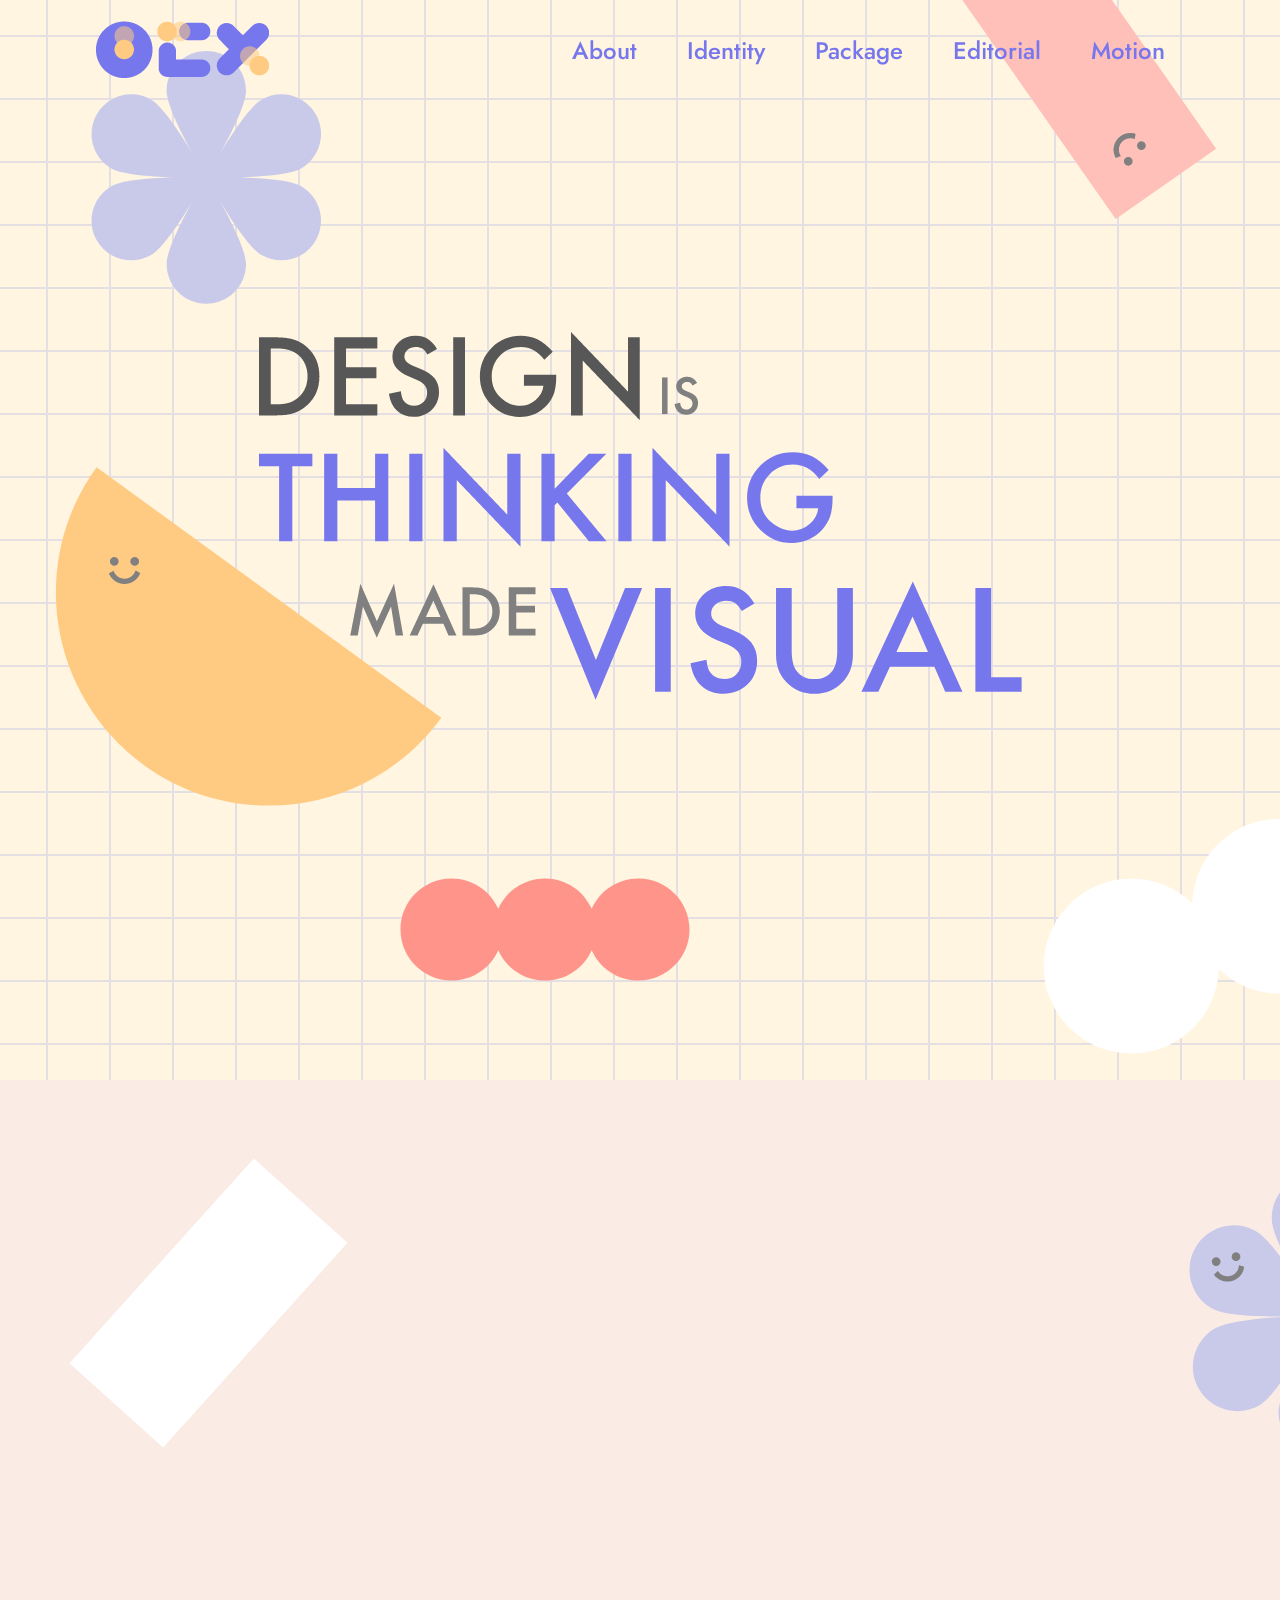
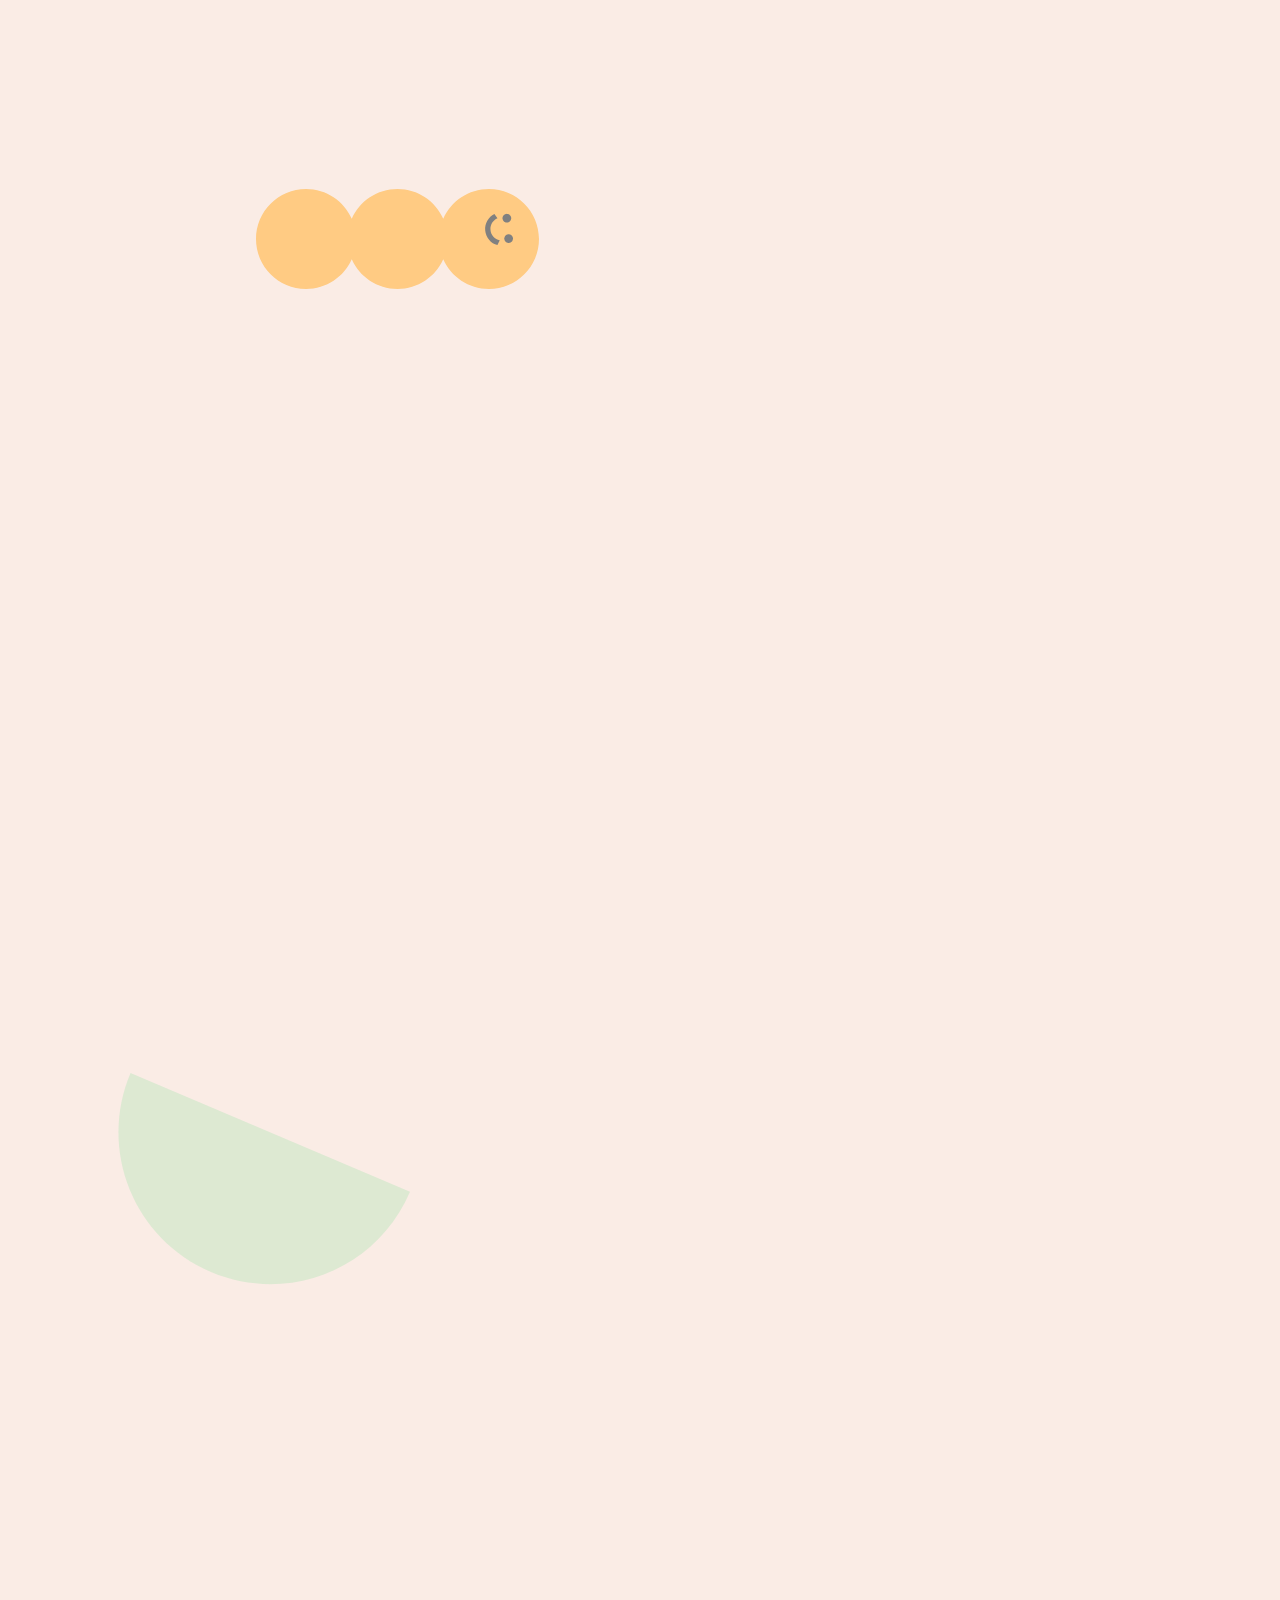
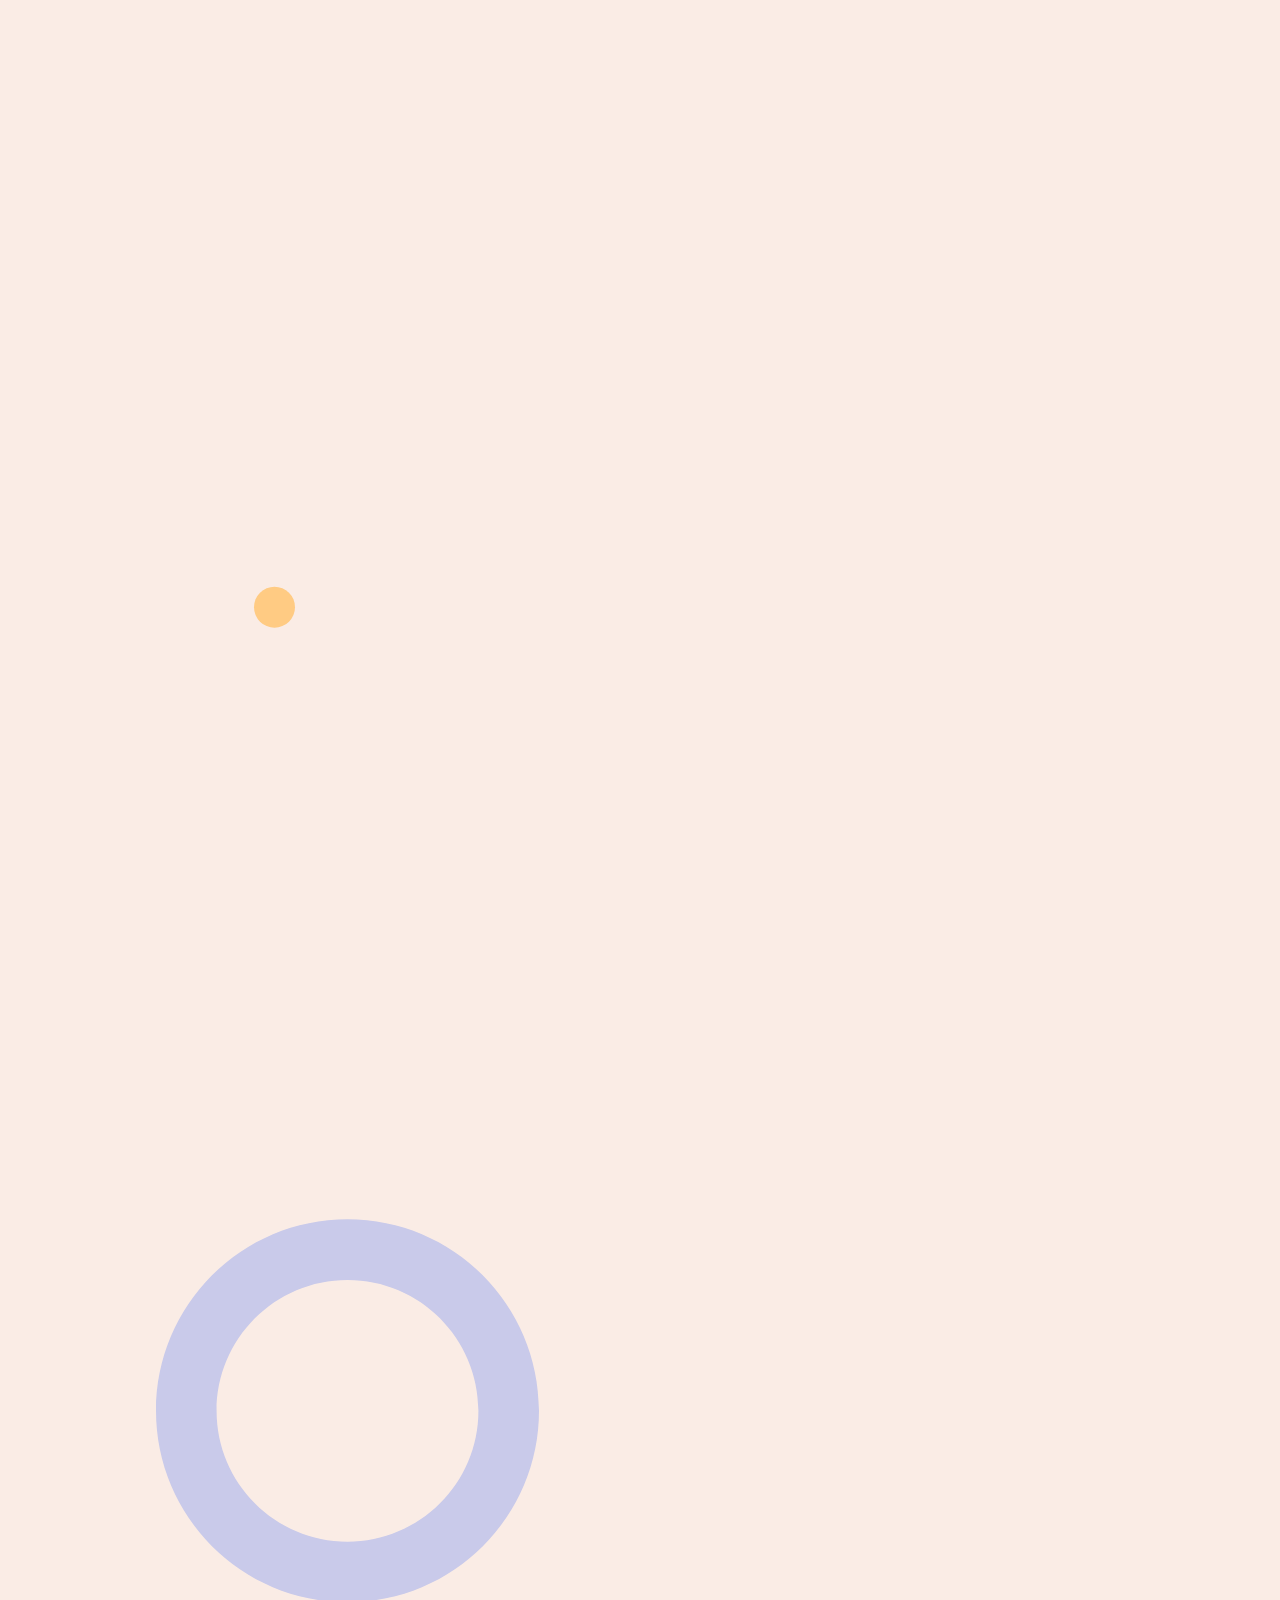
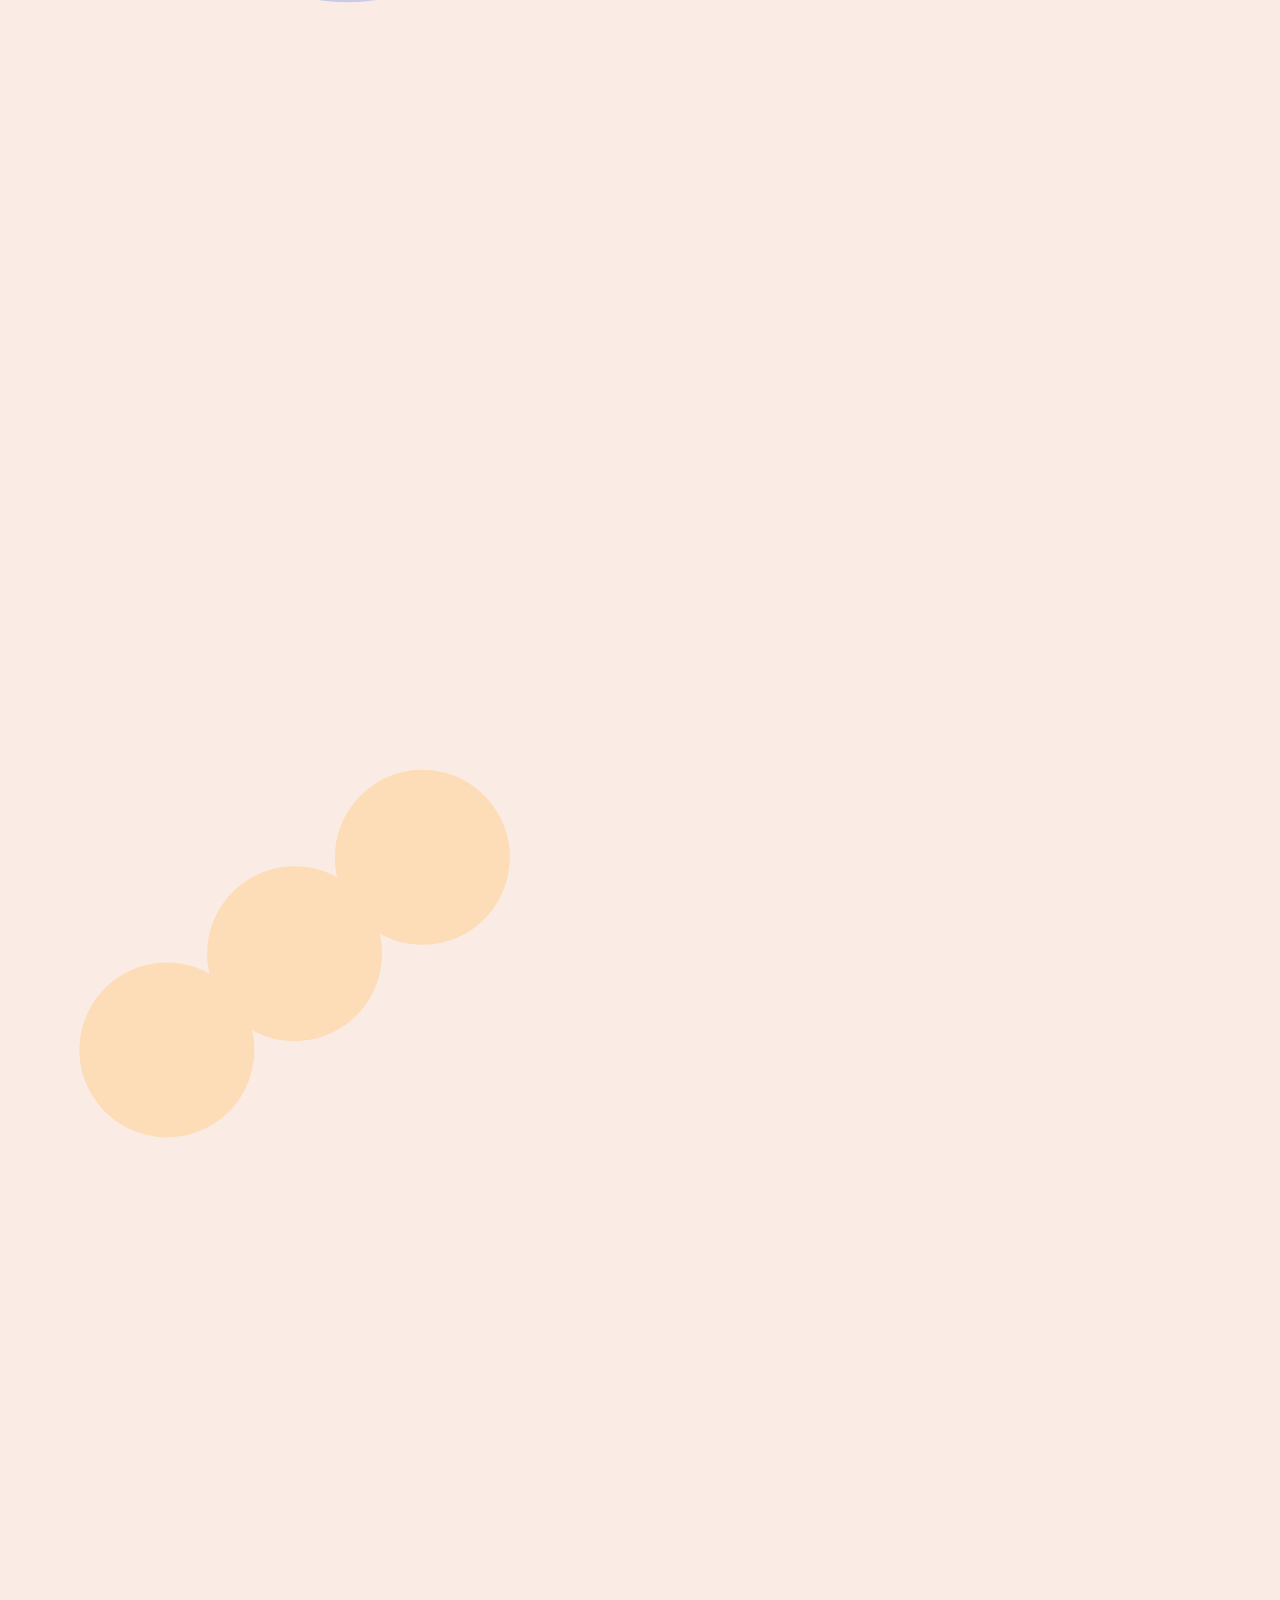
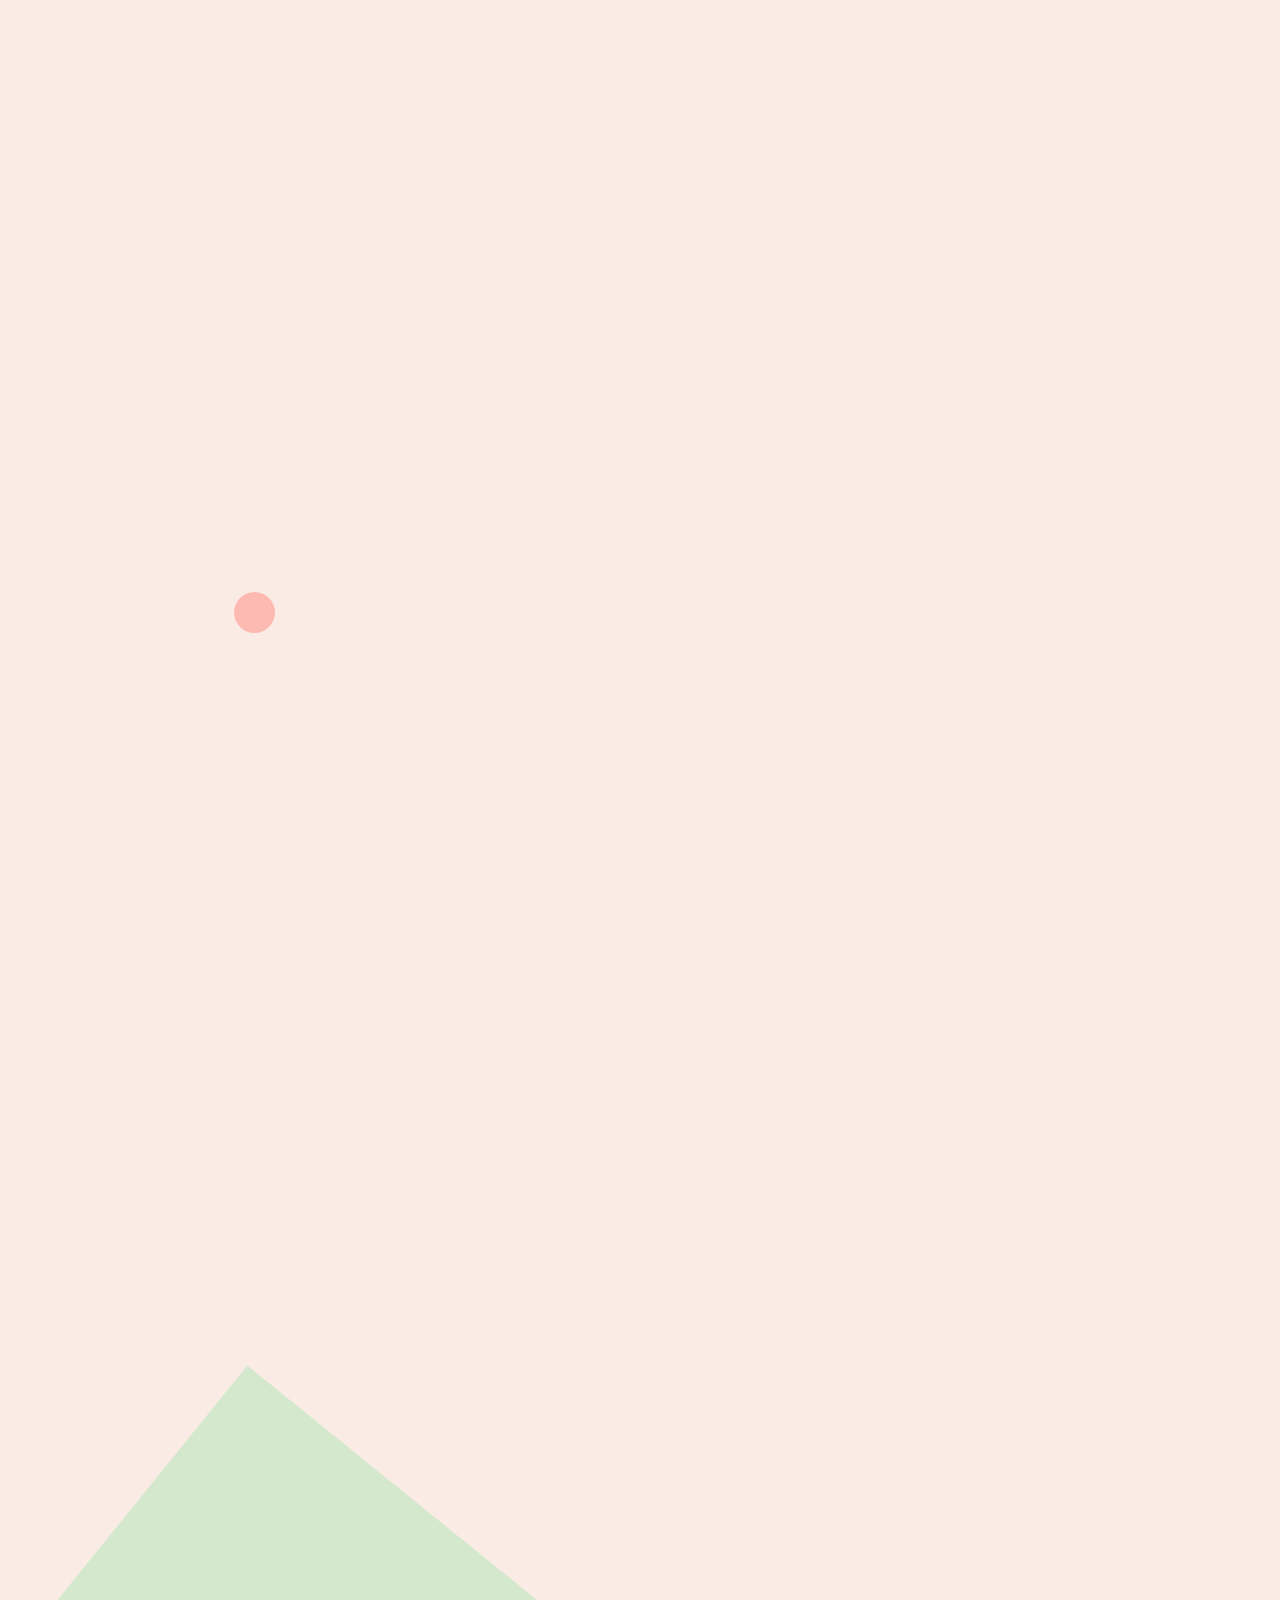
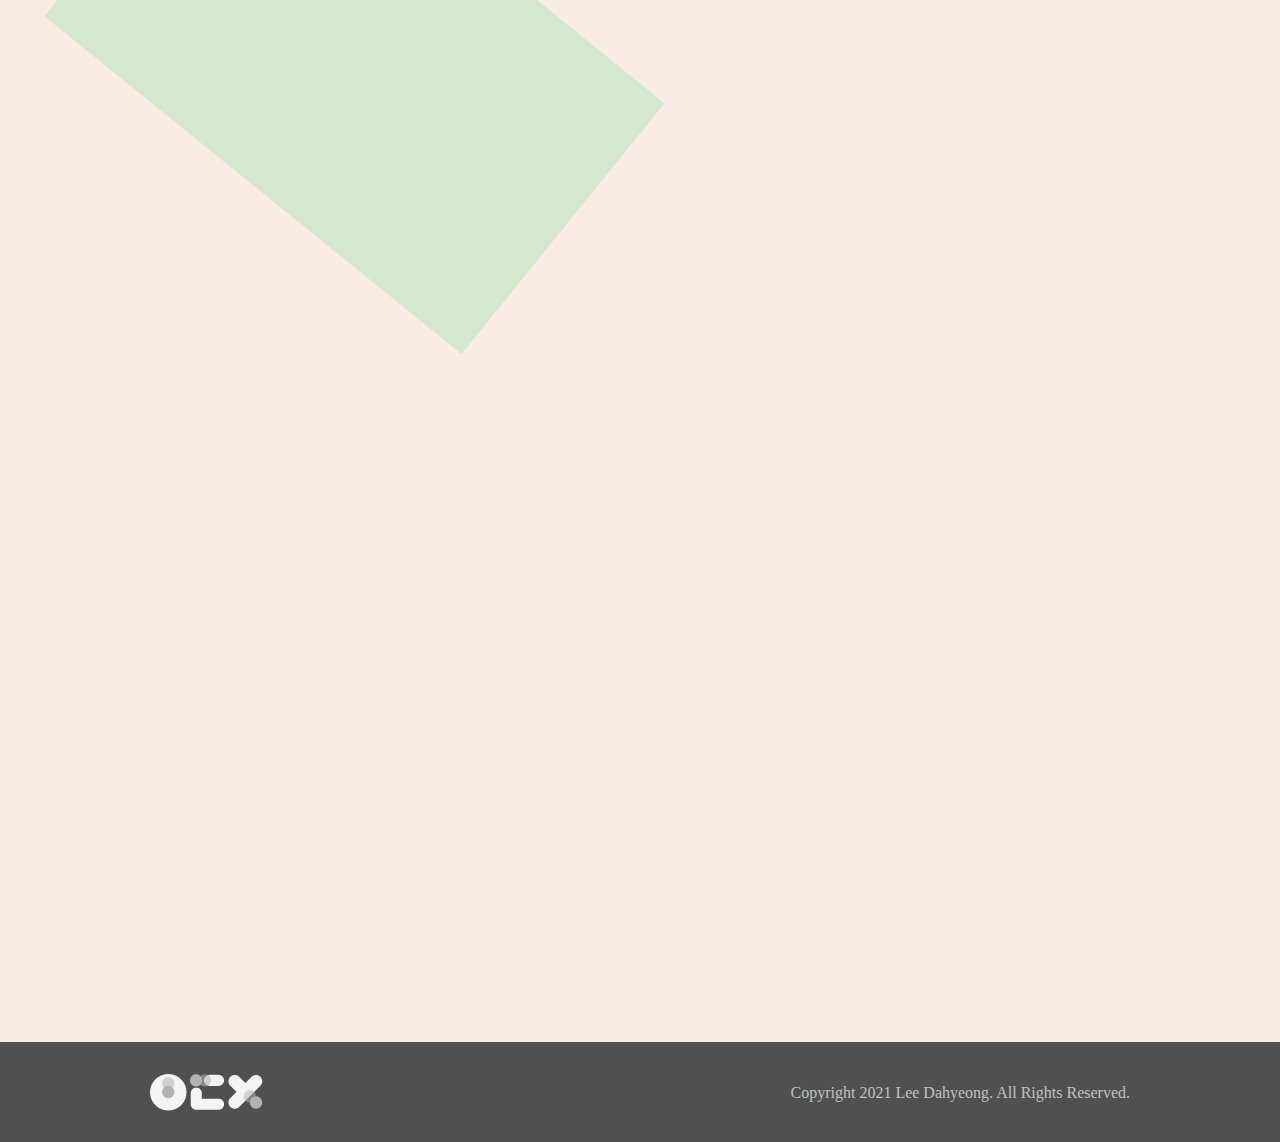
<file: index.html>
<!DOCTYPE html>
<html lang="ko" dir="ltr">
  <head>
    <meta charset="utf-8">
    <title>Lee Dahyeong Portfolio</title>
    <link rel="stylesheet" href="css/style.css">
    <link rel="stylesheet" href="css/aos.css">
    <link rel="preconnect" href="https://fonts.googleapis.com">
    <link rel="preconnect" href="https://fonts.gstatic.com" crossorigin>
    <link href="https://fonts.googleapis.com/css2?family=Jost:wght@200;300;400;500;600;700&family=Noto+Sans+KR:wght@300;400;500;700&display=swap" rel="stylesheet">
    <link rel="shortcut icon" href="img/favicon.ico" type="image/x-icon">
    <link rel="icon" href="img/favicon.ico" type="image/x-icon">
    <meta property="og:url" content="https://dh119.github.io/portfolio/">
    <meta property="og:title" content="Lee Dahyeong Portfolio">
    <meta property="og:type" content="website">
    <meta property="og:image" content="img/mainpage.png">
    <meta property="og:description" content="2021 Portfolio">
  </head>

  <body>

    <header id="header">
      <nav>
        <div class="logo"><a href="index.html"><img src="img/mainlogo.png" alt="logo"></a></div>
        <div class="menu">
          <ul>
            <li><a onclick="fnMove('1')">About</a></li>
            <li><a href="sub01.html">Identity</a></li>
            <li><a href="sub02.html">Package</a></li>
            <li><a href="sub03.html">Editorial</a></li>
            <li><a href="sub04.html">Motion</a></li>
          </ul>
        </div>
      </nav>
    </header>

      <section>

        <div class="top">
          <div class="top_wrap">
            <div class="top_title scale-up-bottom"><img src="img/00_title.png"></div>
          </div>
        </div>

        <div class="middle" id="anchor1">
          <div class="mid_wrap">
            <div class="mid_name"data-aos="fade-down" data-aos-duration="1000"><img src="img/name.png"></div>

            <div class="mid_con" data-aos="flip-left"data-aos-duration="1000">
              <div class="con_tit">
                <img src="img/00_con.png">
                <div class="con_text">
                  <span class="con_t"><b>Email.</b> manners119@naver.com</b><br>
                  <b>Phone.</b> 010.4806.5875</span>
                </div>
              </div>
            </div>

            <div class="mid_edu" data-aos="flip-right" data-aos-duration="1000">
              <div class="edu_tit">
                <img src="img/00_edu.png">
                <div class="edu_text">
                  <span class="edu_t">
                    <b>2016.03</b> 진건고등학교 입학<br>
                    <b>2019.02</b> 진건고등학교 졸업<br>
                    <b>2020.03</b> 유한대학교 시각디자인학과 전공 입학<br>
                    <b>2022.02</b> 유한대학교 시각디자인학과 전공 졸업
                  </span>
                </div>
              </div>
            </div>

            <div class="mid_aw" data-aos="flip-left" data-aos-duration="1000">
              <div class="aw_tit">
                <img src="img/00_aw.png">
                <div class="aw_text">
                  <span class="aw_t">
                    <b>2021</b> Blue Awards 상품문화디자인 국제공모전 입선
                  </span>
                </div>
              </div>
            </div>

            <div class="mid_sk" data-aos="flip-right" data-aos-duration="1000">
              <div class="sk_tit">
                <img src="img/00_sk.png">
                <div class="sk_img">
                  <img src="img/skills.png">
                </div>
              </div>
            </div>

            <div class="pp_tit" data-aos="zoom-in">
              PORTFOLIO PREVIEW
            </div>
            <div class="bottom">
              <div class="box7" data-aos="flip-up">
                <div class="box7_10">
                  <img src="img/id5.png" class="logo_b5">
                  <img src="img/c_id5.png" class="logo_c5">
                </div>
              </div>

              <div class="box1" data-aos="flip-up"> <!--1번째줄 로고-->
                <div class="box1_1">

                  <img src="img/id2.png" class="logo_b1">
                  <img src="img/c_id2.png" class="logo_c1">

                </div>
                <div class="box1_2">

                  <img src="img/id1.png" class="logo_b2">
                  <img src="img/c_id1.png" class="logo_c2">

                </div>
              </div>

              <div class="box2" data-aos="flip-up"> <!--2번째줄 로고-->
                <div class="box2_3">

                  <img src="img/id3.png" class="logo_b3">
                  <img src="img/c_id3.png" class="logo_c3">

                </div>
                <div class="box2_4">

                  <img src="img/id4.png" class="logo_b4">
                  <img src="img/c_id4.png" class="logo_c4">

                </div>
              </div>

              <div class="box3" data-aos="flip-up"> <!--3번째줄 패키지-->
                <div class="box3_5">

                  <img src="img/pk.png" class="pk_b">
                  <img src="img/c_pk.png" class="pk_c">

                </div>
              </div>

              <div class="box8" data-aos="flip-up"> <!--그림 패키지-->
                <div class="box8_11">

                  <img src="img/pk2.png" class="pk_b2">
                  <img src="img/c_pk2.png" class="pk_c2">

                </div>
              </div>

              <div class="box4" data-aos="flip-up"> <!--4번째줄 북디-->
                <div class="box4_6">

                  <img src="img/b1.png" class="b_b1">
                  <img src="img/c_b1.png" class="b_c1">

                </div>
                <div class="box4_7">

                  <img src="img/b2.png" class="b_b2">
                  <img src="img/c_b2.png" class="b_c2">

                </div>
              </div>

              <div class="box9" data-aos="flip-up"> <!--리플렛-->
                <div class="box9_12">

                  <img src="img/le1.png" class="le_b1">
                  <img src="img/c_le1.png" class="le_c1">

                </div>
                <div class="box9_13">

                  <img src="img/le2.png" class="le_b2">
                  <img src="img/c_le2.png" class="le_c2">

                </div>
              </div>

              <div class="box5" data-aos="flip-up"> <!--5번째줄 지면-->
                <div class="box5_8">

                  <img src="img/news.png" class="n_b">
                  <img src="img/c_news.png" class="n_c">

                </div>
              </div>

              <div class="box6" data-aos="flip-up"> <!--6번째줄 지면-->
                <div class="box6_9">

                  <img src="img/covid.png" class="c_b">
                  <img src="img/c_covid.png" class="c_c">

                </div>
              </div>

            </div>

        </div>
      </div>
      </section>

      <footer>
        <div class="footer_wrap">
          <span class="footer_logo"><img src="img/footerlogo.png"></span>
          <span class="footer_txt">Copyright 2021 Lee Dahyeong. All Rights Reserved.</span>
        </div>
      </footer>

      <!--AOS 스트립트 적용 부문 시작-->
      <script src="js/aos.js"></script>
      <script>
        AOS.init({
          easing: 'ease-in-out-sine'
        });
      </script>
      <!--AOS 스트립트 적용 부문 끝-->

      <!--특정위치로 쩜프해서 이동 시작 : 마지막 숫자를 조절하면 속도조절이 됩니다.-->
      <script type="text/javascript" src="js/jquery-latest.js"></script>
      <script>
          function fnMove(seq){
              var offset = $("#anchor" + seq).offset();
              $('html, body').animate({scrollTop : offset.top},500);
          }
      </script>
      <!--특정위치로 쩜프해서 이동 끝-->
  </body>
</html>
</file>
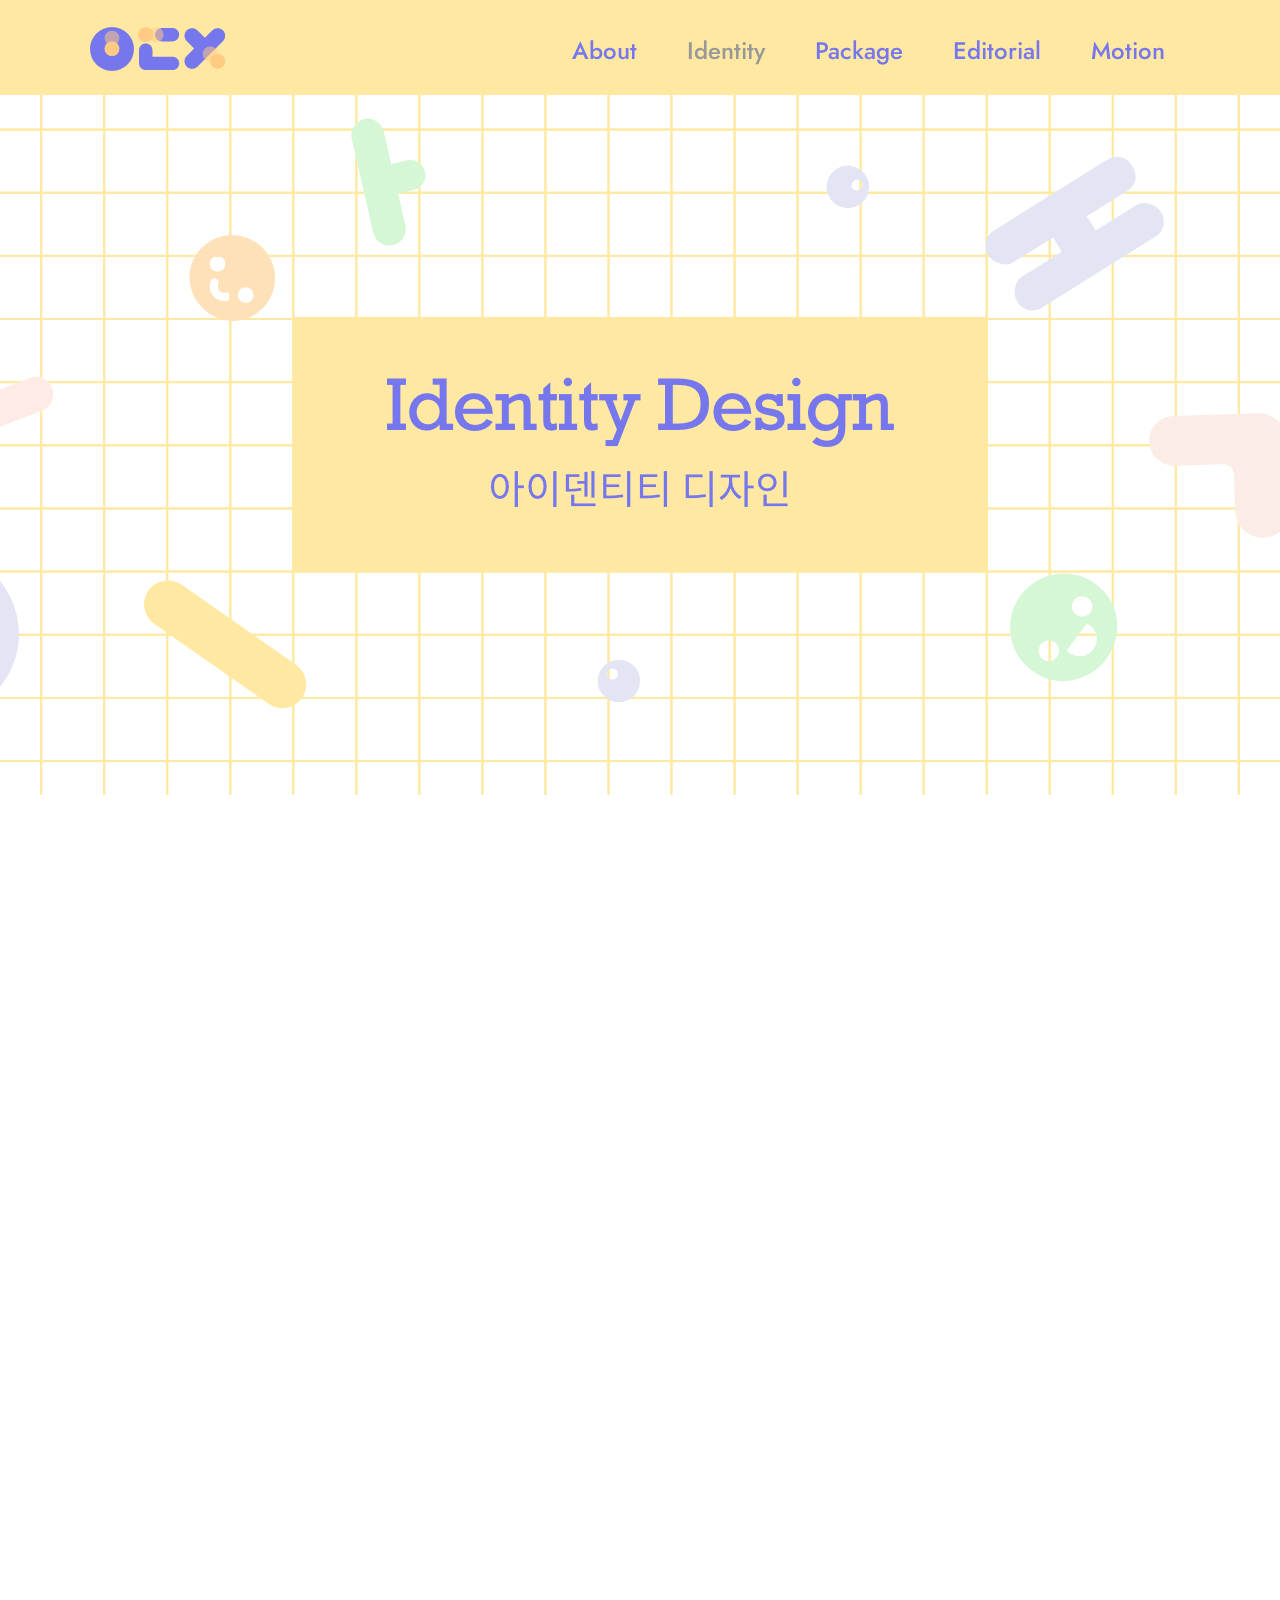
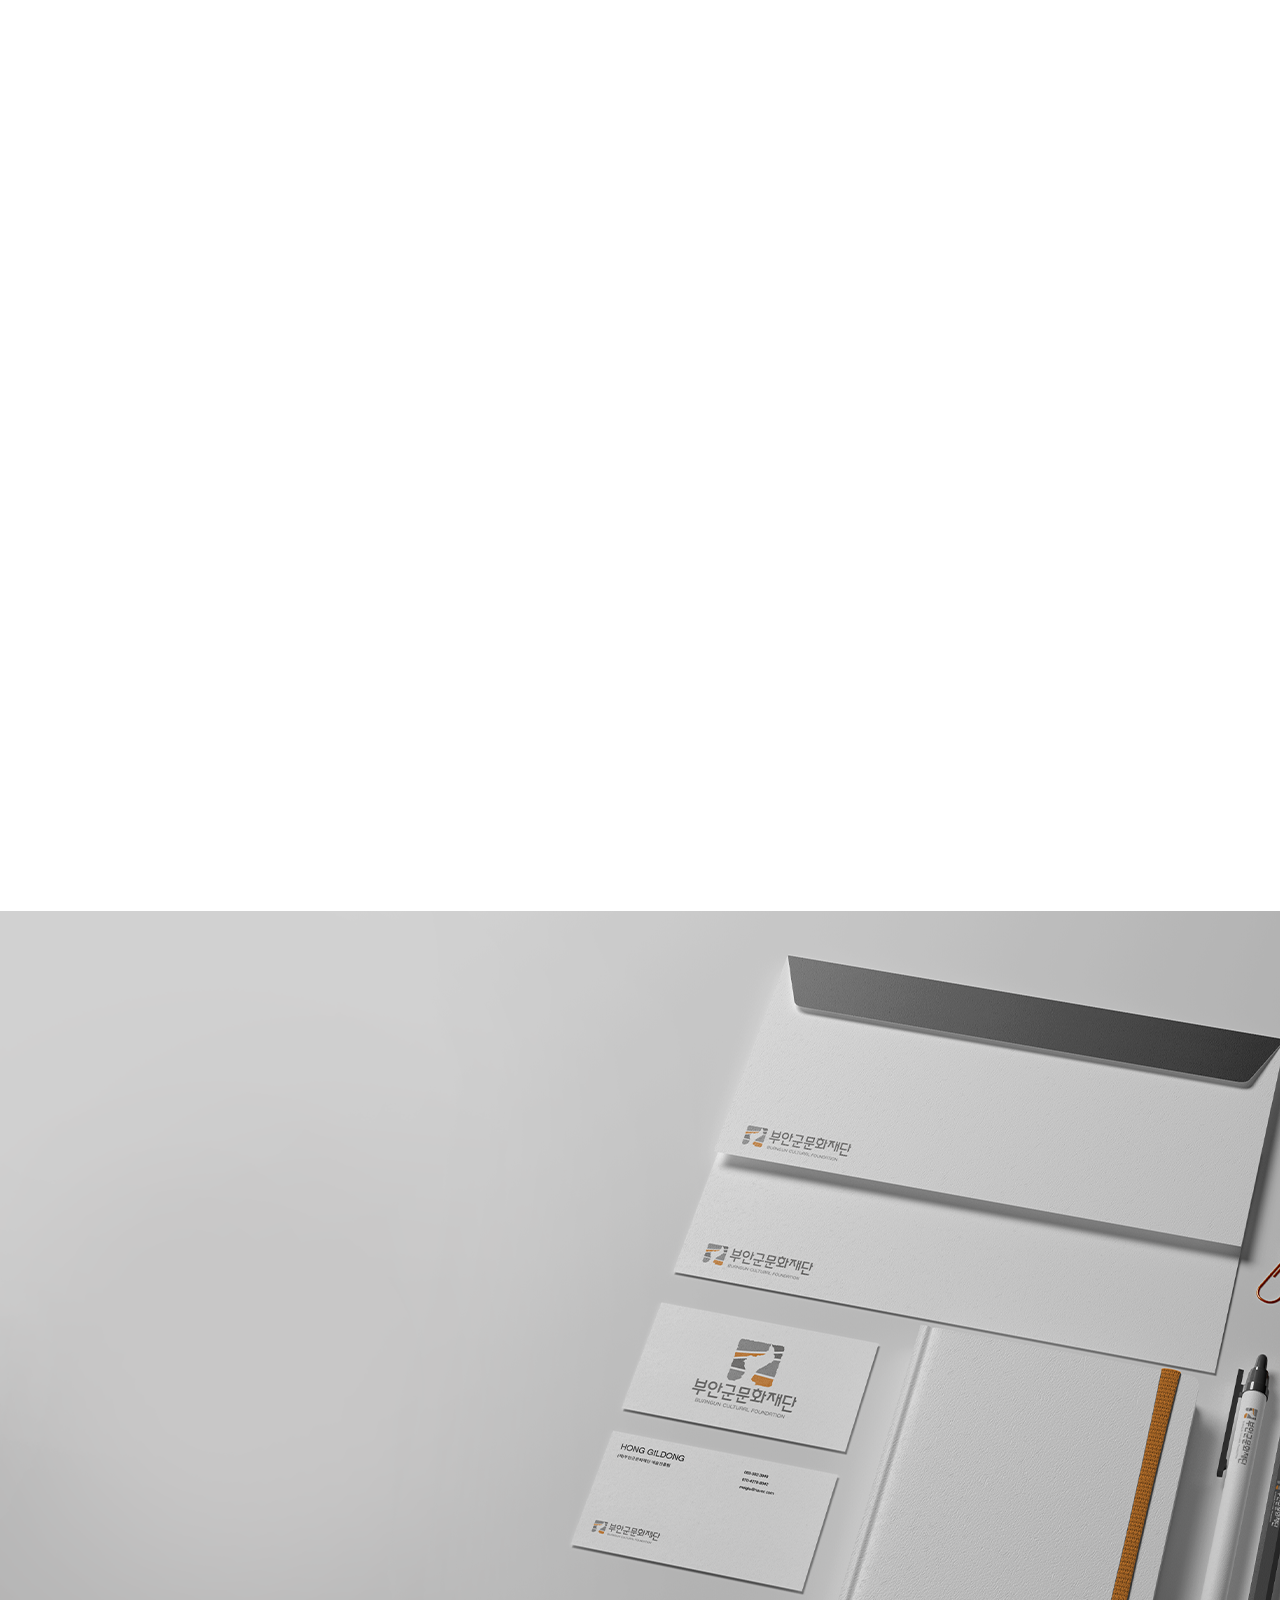
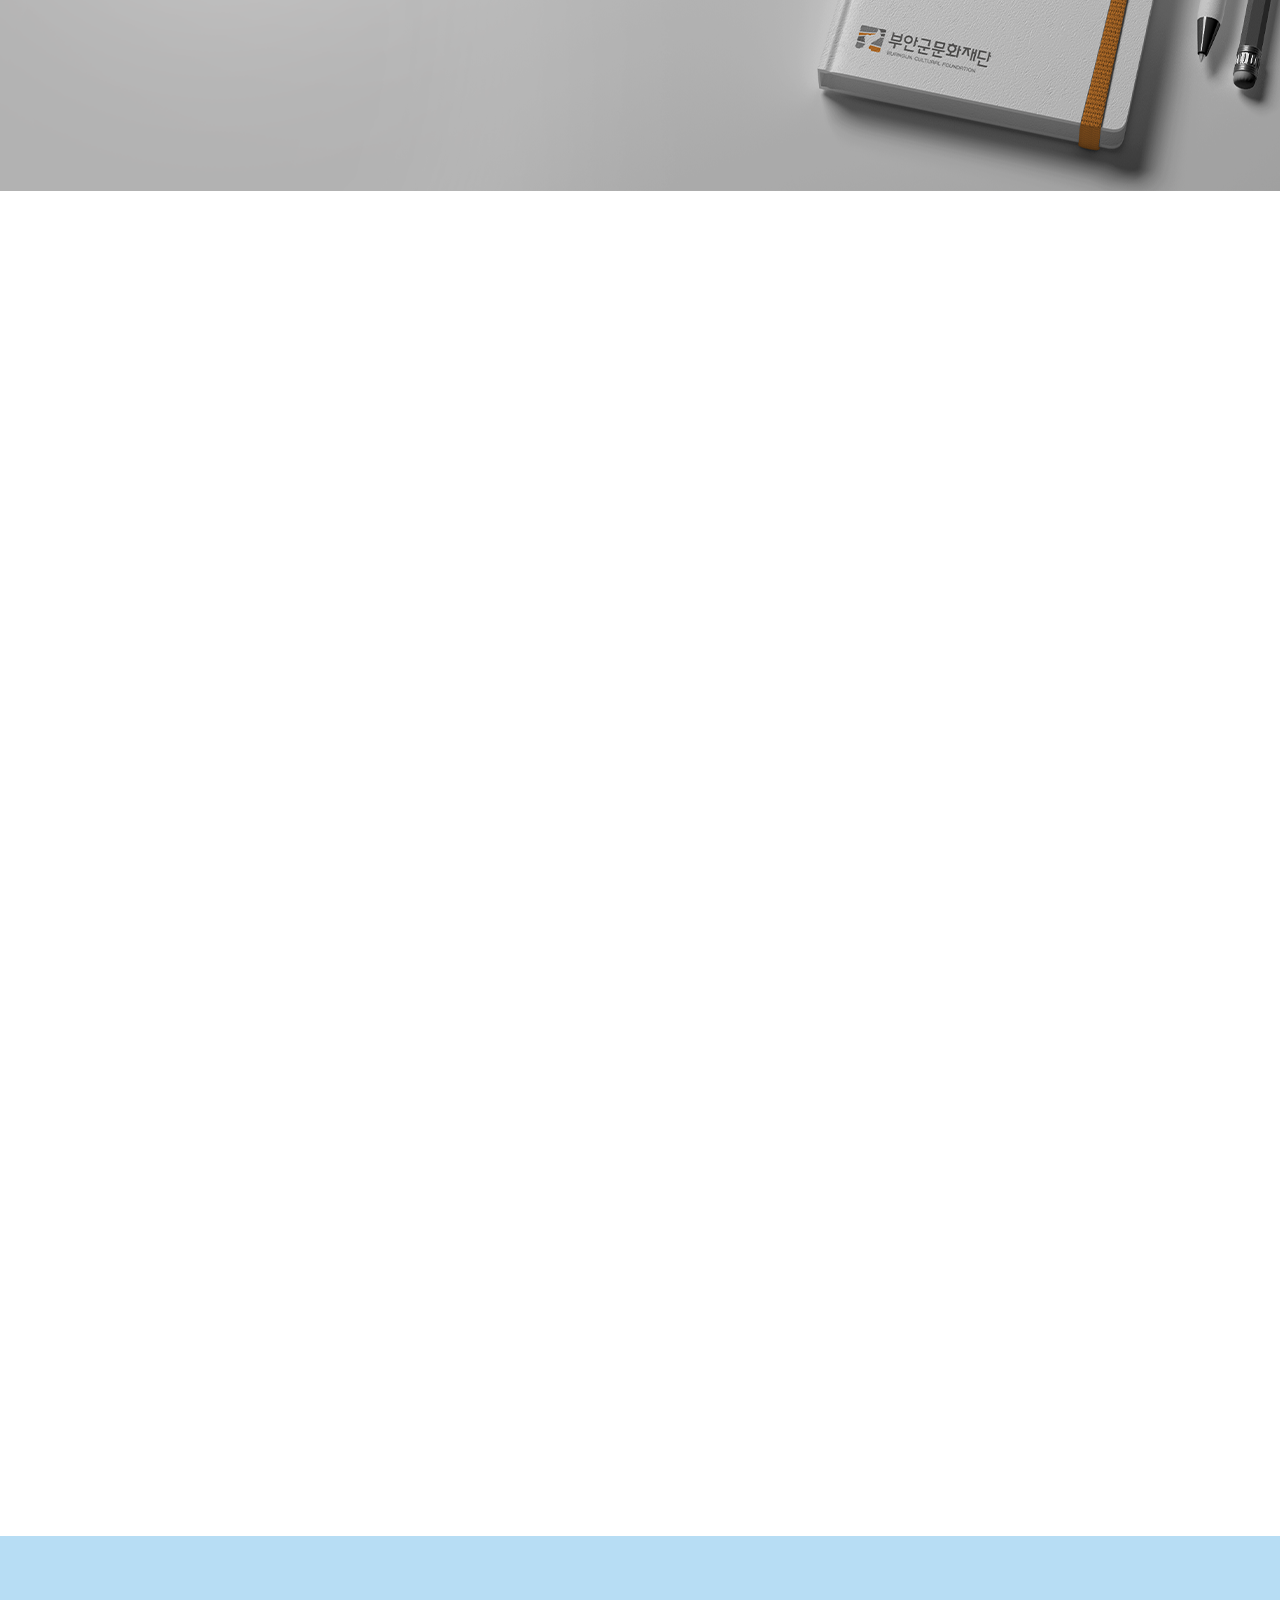
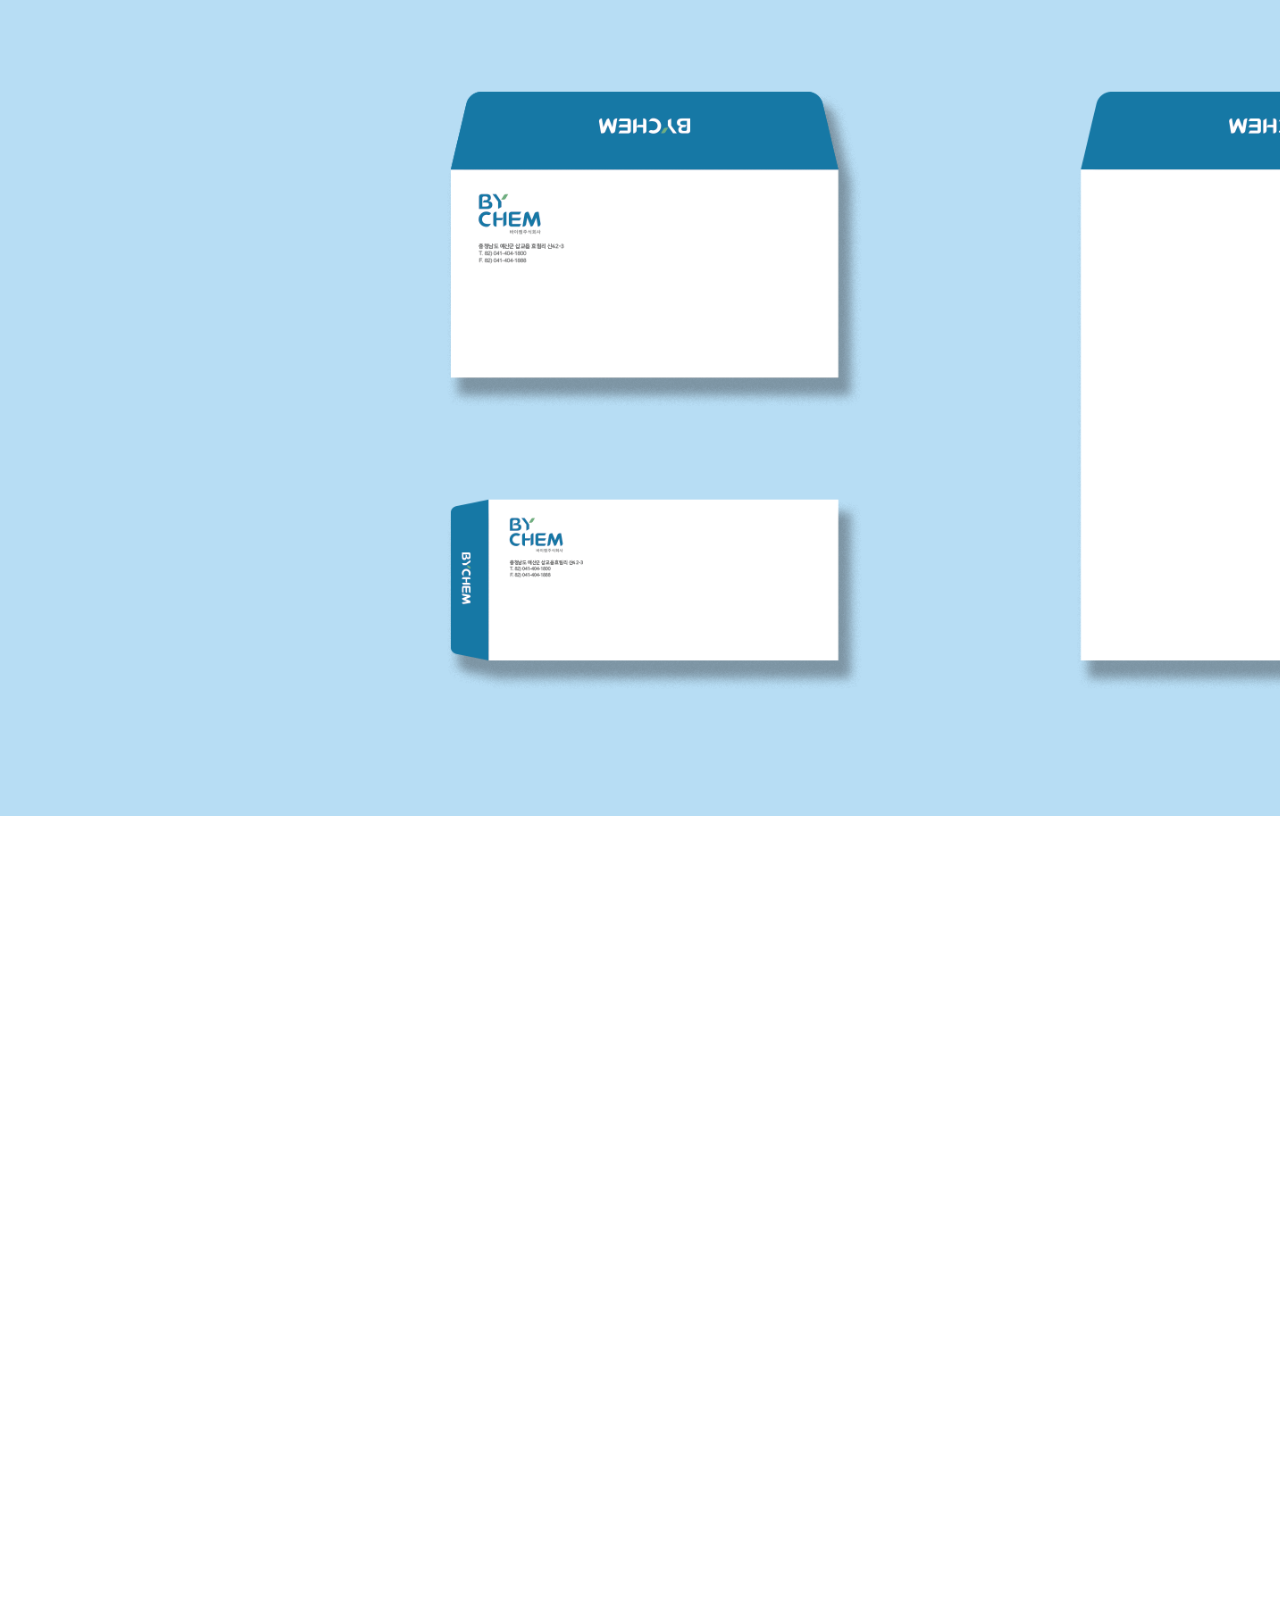
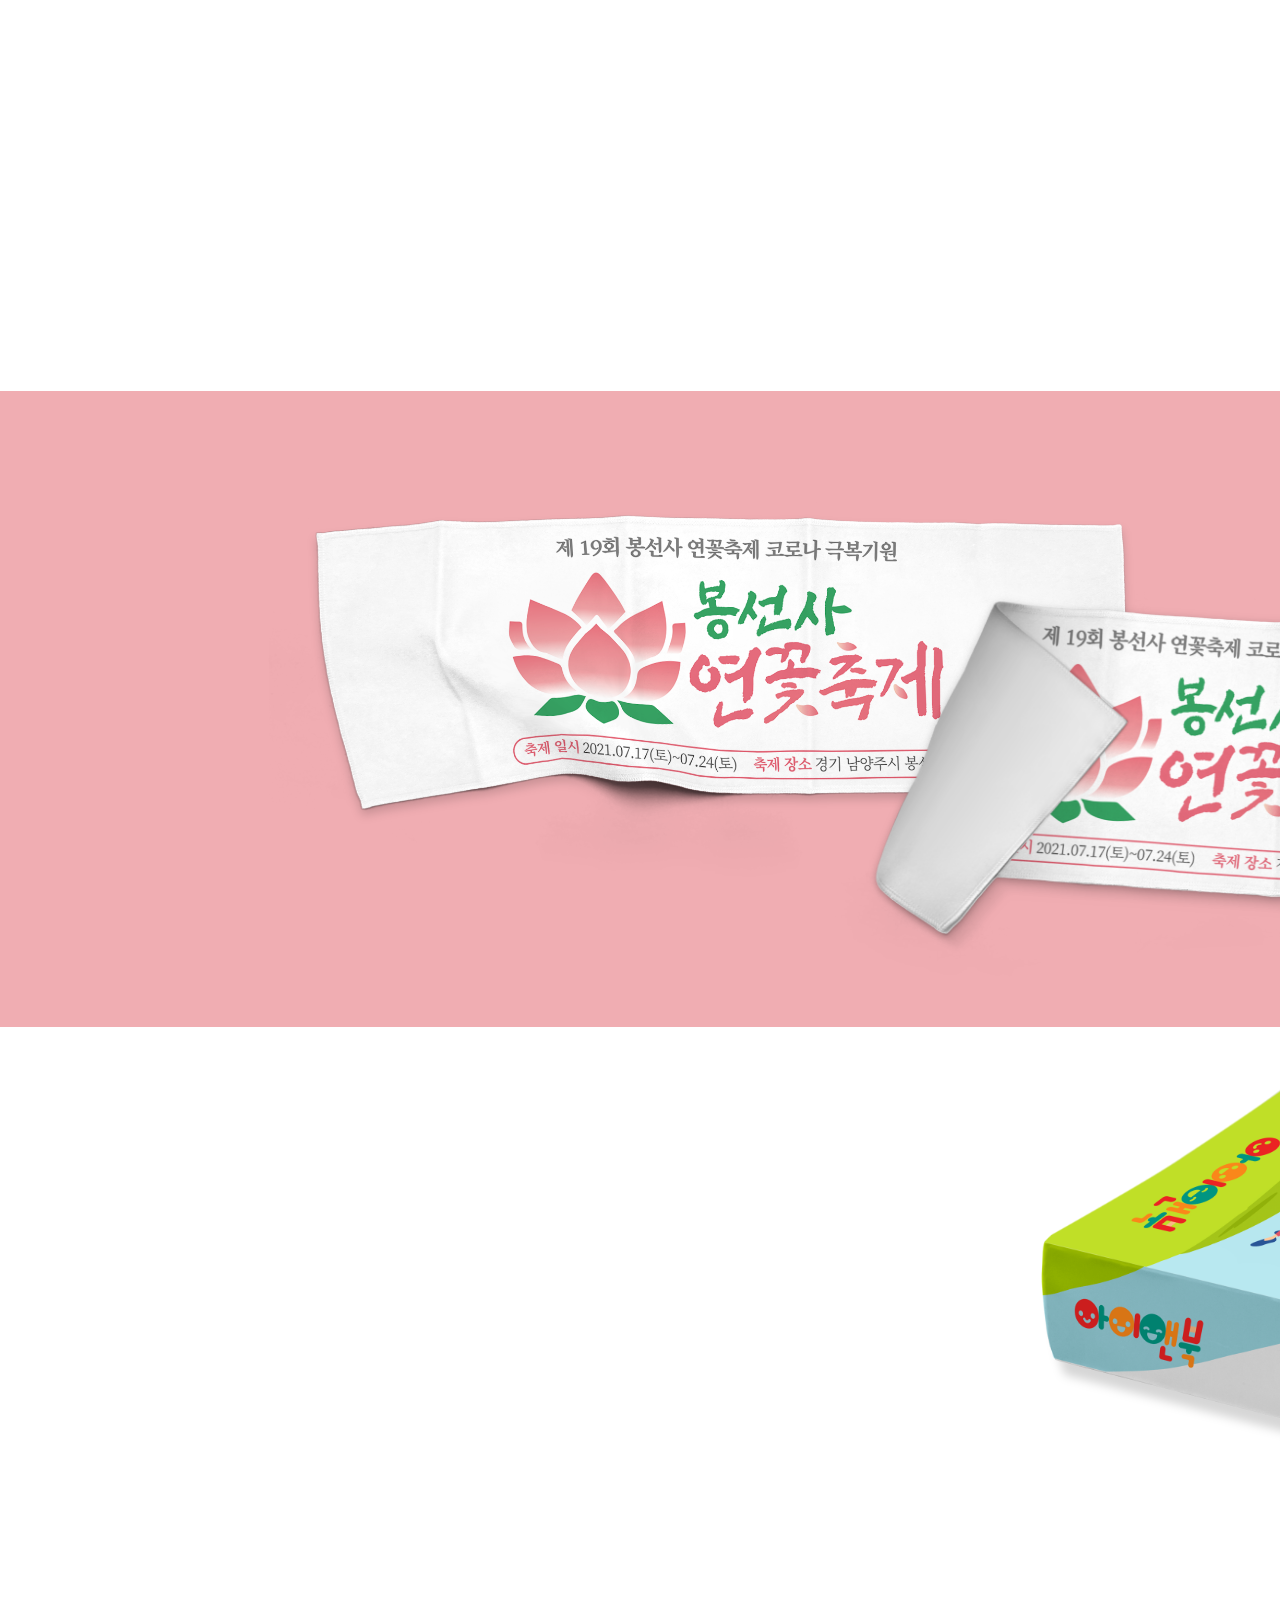
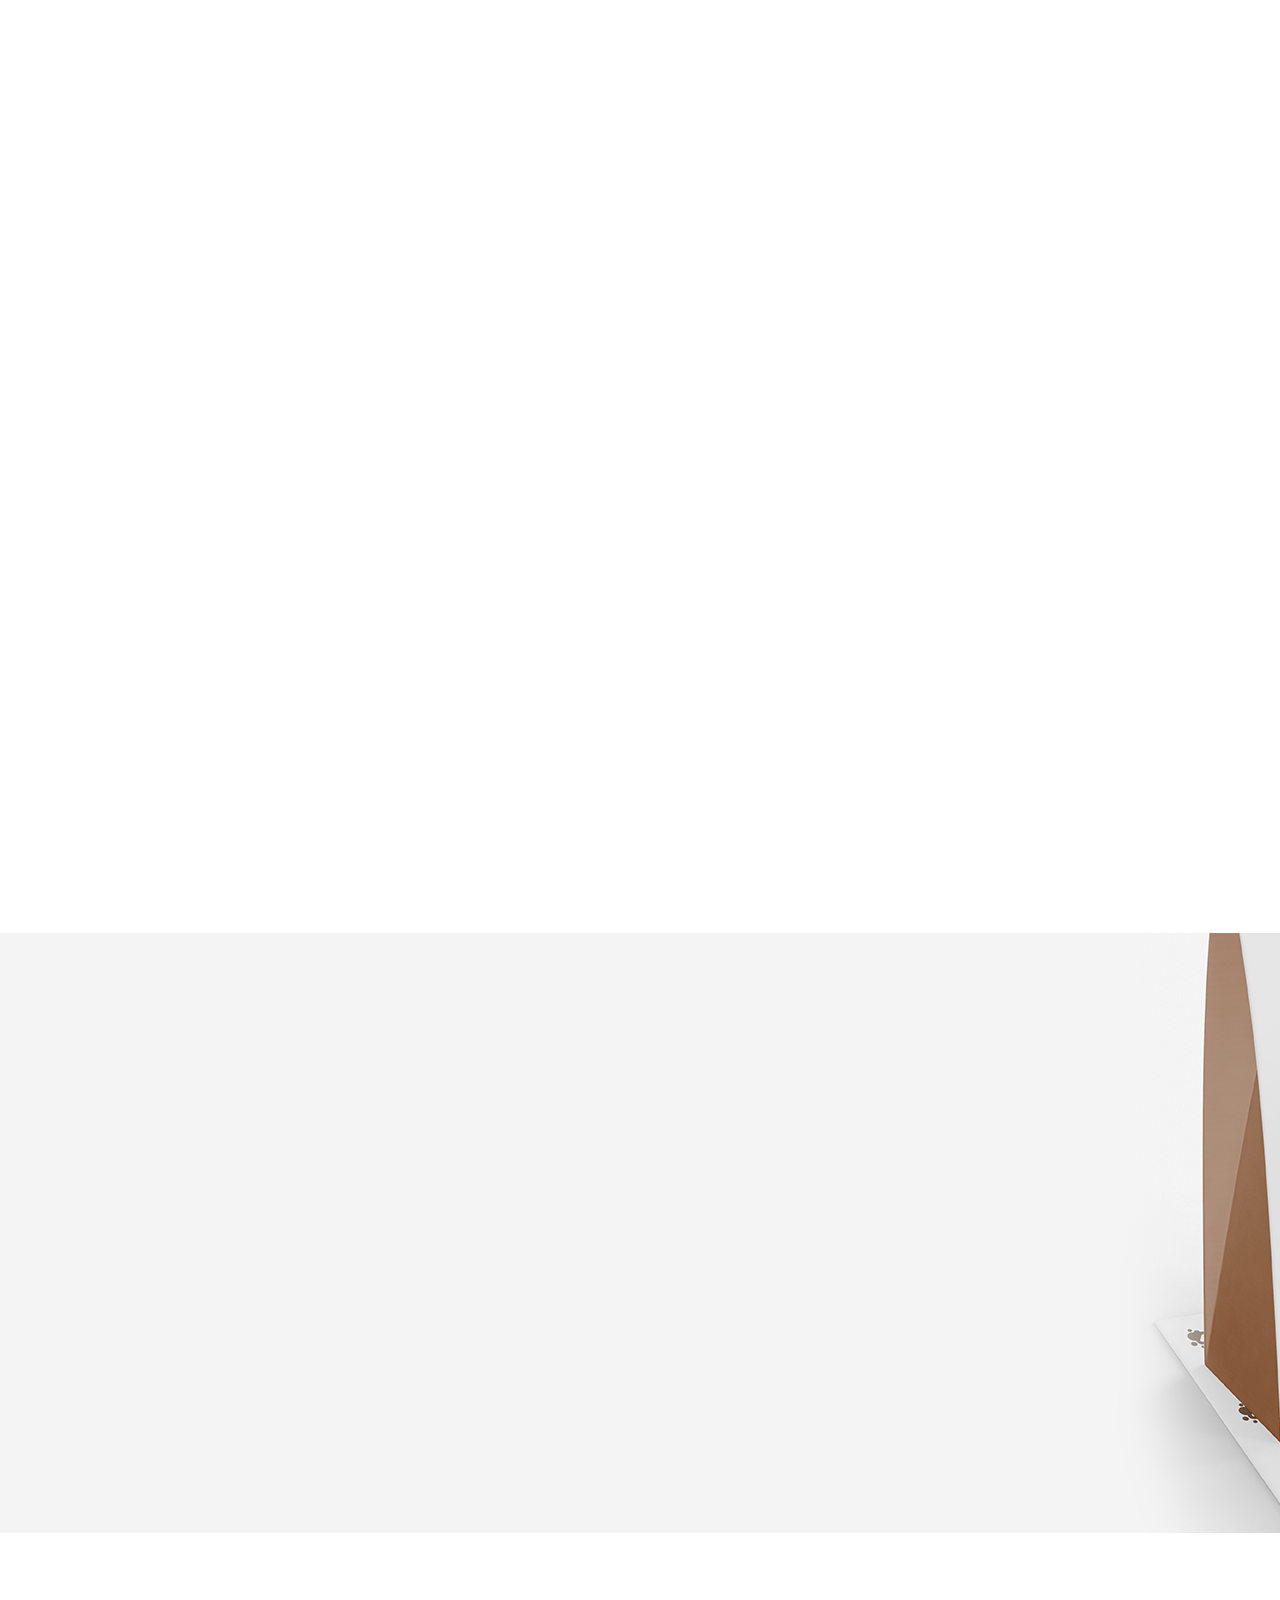
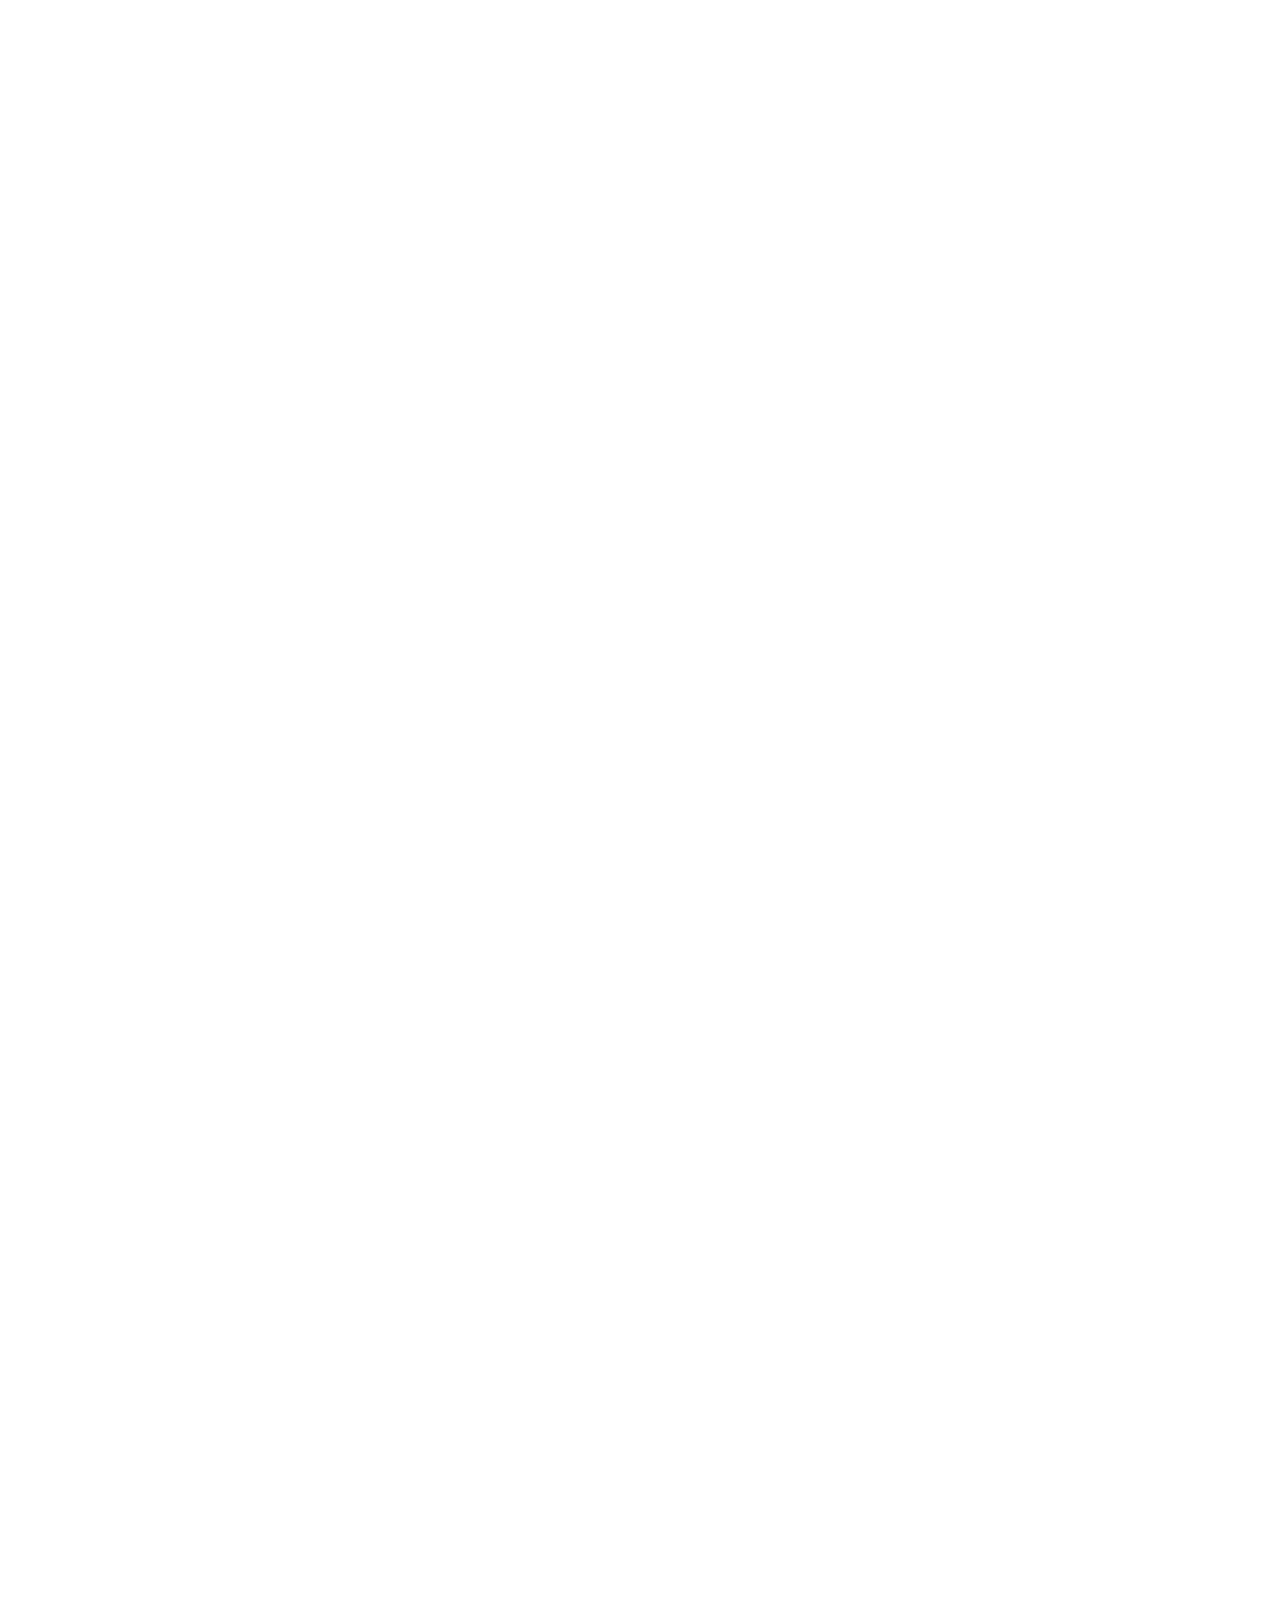
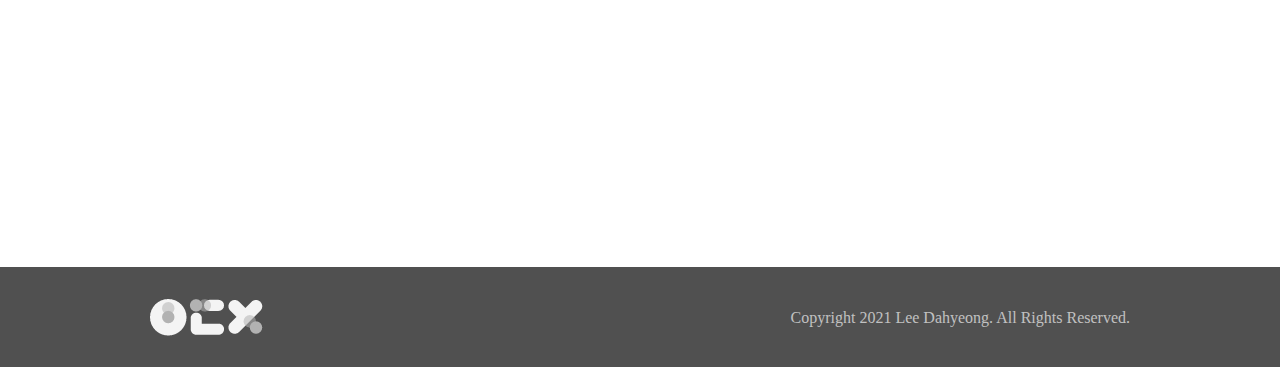
<file: sub01.html>
<!DOCTYPE html>
<html lang="ko" dir="ltr">
<head>
  <meta charset="utf-8">
  <title>Lee Dahyeong Portfolio</title>
  <link rel="stylesheet" href="css/style.css">
  <link rel="stylesheet" href="css/aos.css">
  <link rel="preconnect" href="https://fonts.googleapis.com">
  <link rel="preconnect" href="https://fonts.gstatic.com" crossorigin>
  <link href="https://fonts.googleapis.com/css2?family=Jost:wght@200;300;400;500;600;700&family=Noto+Sans+KR:wght@300;400;500;700&display=swap" rel="stylesheet">
  <link rel="shortcut icon" href="img/favicon.ico" type="image/x-icon">
  <link rel="icon" href="img/favicon.ico" type="image/x-icon">
  <meta property="og:url" content="https://dh119.github.io/portfolio/index.html">
  <meta property="og:title" content="Lee Dahyeong Portfolio">
  <meta property="og:image" content="img/mainpage.png">
  <meta property="og:description" content="2021 Portfolio">
</head>
  <body>
    <header id="header">
      <nav>
        <div class="logo"><a href="index.html"><img src="img/logo.png" alt="logo"></a></div>
        <div class="menu">
          <ul>
            <li><a href="index.html">About</a></li>
            <li>Identity</li>
            <li><a href="sub02.html">Package</a></li>
            <li><a href="sub03.html">Editorial</a></li>
            <li><a href="sub04.html">Motion</a></li>
          </ul>
        </div>
      </nav>
    </header>

    <section>
      <div class="menutit s1"></div>
      <div class="id_work1_wrap">
        <div class="id_w1_top">

          <div class="id_w1_tit" data-aos="fade-left"><img src="img/01_01_tit.png"></div>
        </div>

        <div class="id_w1_lg" data-aos="zoom-in">
          <img src="img/01_01_lg.png">
        </div>

        <div class="id_w1_txt" data-aos="flip-up">
          부안군의 문화와 예술을 대표하는 문화예술전문기관으로써 그에 맞는 다양한 문화예술 활동을<br>
          상징할 수 있는 C.I를 개발하고자 했다. 실제 부안의 변산반도에 속해 있는 채석강을 모티브로<br>
          차곡차곡 포개 놓은 듯한 퇴적암층 단애를 표현했다. 노을의 고장인 부안을 표현하는 주황색을<br>
          포인트 컬러로 더해, 심볼 마크 자체로도 상징적인 의미를 가지게 했다.
        </div>

        <div class="id_w1_cg" data-aos="flip-up">
          <div class="id_w1_c">
            <img src="img/01_01_c.png">
          </div>
          <div class="id_w1_g">
            <img src="img/01_01_g.png">
          </div>
        </div>

        <div class="id_w1_a" ></div>
      </div>

      <div class="id_work2_wrap">
        <div class="id_w2_top">
          <div class="id_w2_tit" data-aos="fade-up"><img src="img/01_02_tit.png"></div>
        </div>

        <div class="id_w2_lg" data-aos="zoom-in">
          <img src="img/01_02_lg.png">
        </div>

        <div class="id_w2_txt" data-aos="flip-up">
          깨끗하고 정돈된 로고로 개선하여 타기업과의 차별성, 본 기업 정체성 강화하고자 하였다.<br>
          페인트 롤러를 바탕으로 군데군데 둥그런 느낌을 살리고, 포인트 녹색 컬러로 나뭇잎을<br>
          떠올리게 하는 것은 물론 친환경 기업임을 표현했다.
        </div>

        <div class="id_w2_cg" data-aos="flip-up">
          <div class="id_w2_c">
            <img src="img/01_02_c.png">
          </div>
          <div class="id_w2_g">
            <img src="img/01_02_g.png">
          </div>
        </div>

        <div class="id_w2_a"></div>
      </div>

      <div class="id_work3_wrap">
        <div class="id_w3_top">
          <div class="id_w3_tit" data-aos="zoom-in-up"><img src="img/01_03_tit.png"></div>
        </div>

        <div class="id_w3_lg" data-aos="fade-up">
          <img src="img/01_03_lg.png">
        </div>

        <div class="id_w3_txt" data-aos="fade-up">
          절과 꽃의 두 느낌을 살리기 위해 붓으로 그린듯한 서체로 연출하였다. 서체 사이를 꽃잎으로<br>
          대체하여 심볼과 일관성이 있도록 디자인하였고 그라데이션 효과를 활용하여 연꽃의 이미지를 살렸다.<br>
        </div>

        <div class="id_w3_cg" data-aos="fade-up">
          <div class="id_w3_c">
            <img src="img/01_03_c.png">
          </div>
          <div class="id_w3_g">
            <img src="img/01_03_g.png">
          </div>
        </div>

        <div class="id_w3_a"></div>
      </div>

      <div class="id_work4_wrap">
        <div class="id_w4_top"  data-aos="fade-left">
          <div class="id_w4_tit"><img src="img/01_04_tit.png"></div>
        </div>

        <div class="id_w4_lg"  data-aos="fade-left">
          <img src="img/01_04_lg.png">
        </div>

        <div class="id_w4_txt"  data-aos="fade-left">
          워드마크 형식의 로고로 복잡하지 않으면서도 유아 도서 출판사임을 보여줄 수 있도록 진행하였다.<br>
          둥근 서체로 유아 도서의 안전해 보이는 인상을 남겼다. 표정을 넣어서 유아의 밝고 활력있는 모습을<br>
          표현했고, 주조 색들을 불규칙적으로 배치하여 알록달록한 느낌을 주었다.<br>
        </div>

        <div class="id_w4_cg" data-aos="fade-left">
          <div class="id_w4_c">
            <img src="img/01_04_c.png">
          </div>
          <div class="id_w4_g">
            <img src="img/01_04_g.png">
          </div>
        </div>
      </div>

      <div class="id_work5_wrap">
        <div class="id_w5_top">
          <div class="id_w5_tit" data-aos="fade-left"><img src="img/01_05_tit.png"></div>
        </div>

        <div class="id_w5_lg" data-aos="zoom-in-up">
          <img src="img/01_05_lg.png">
        </div>

        <div class="id_w5_cg" data-aos="zoom-in-up">
          <div class="id_w5_c">
            <img src="img/01_05_c.png">
          </div>
          <div class="id_w5_g">
            <img src="img/01_05_g.png">
          </div>
        </div>

        <div class="id_w5_a" data-aos="zoom-in-up"></div>

      </div>


    </section>

    <footer>
      <div class="footer_wrap">
        <span class="footer_logo"><img src="img/footerlogo.png"></span>
        <span class="footer_txt">Copyright 2021 Lee Dahyeong. All Rights Reserved.</span>
      </div>
    </footer>

    <!--AOS 스트립트 적용 부문 시작-->
    <script src="js/aos.js"></script>
    <script>
      AOS.init({
        easing: 'ease-in-out-sine'
      });
    </script>
    <!--AOS 스트립트 적용 부문 끝-->

    <!--특정위치로 쩜프해서 이동 시작 : 마지막 숫자를 조절하면 속도조절이 됩니다.-->
    <script type="text/javascript" src="js/jquery-latest.js"></script>
    <script>
        function fnMove(seq){
            var offset = $("#anchor" + seq).offset();
            $('html, body').animate({scrollTop : offset.top},500);
        }
    </script>
    <!--특정위치로 쩜프해서 이동 끝-->
  </body>
</html>
</file>
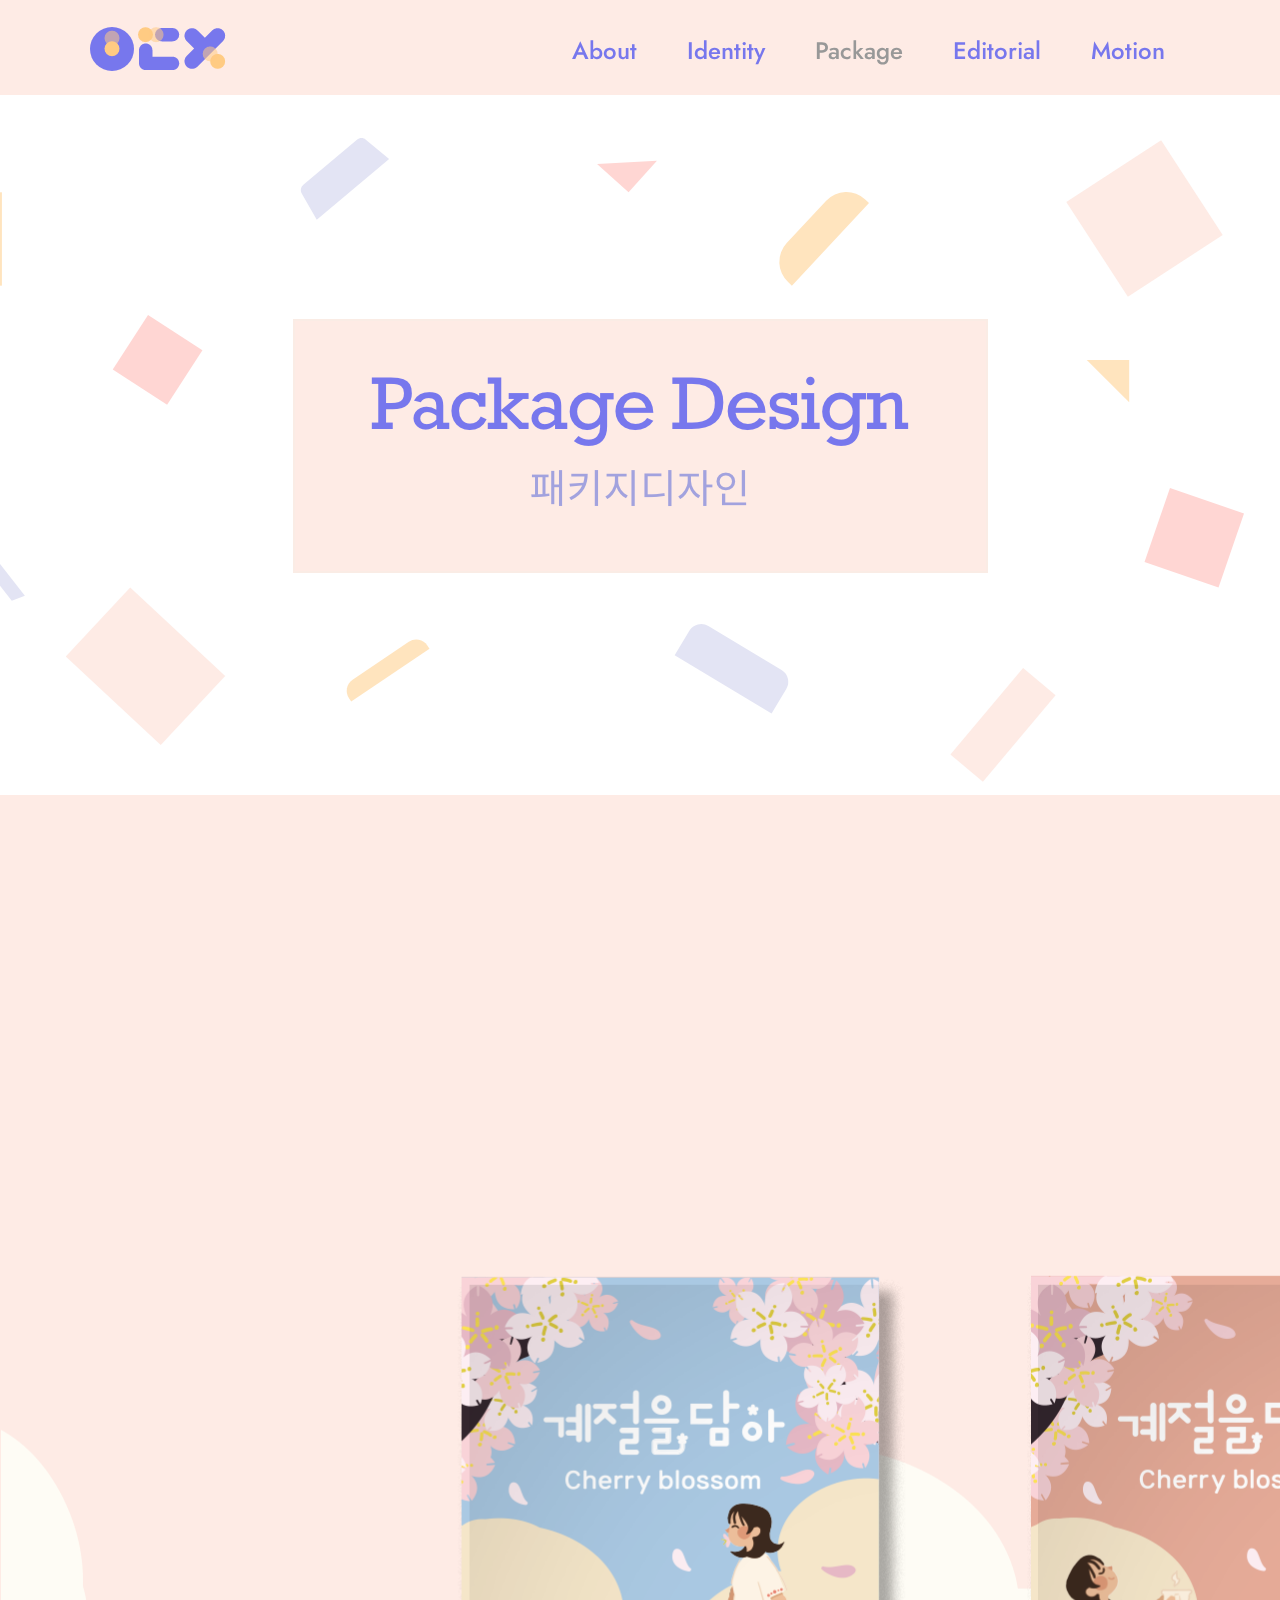
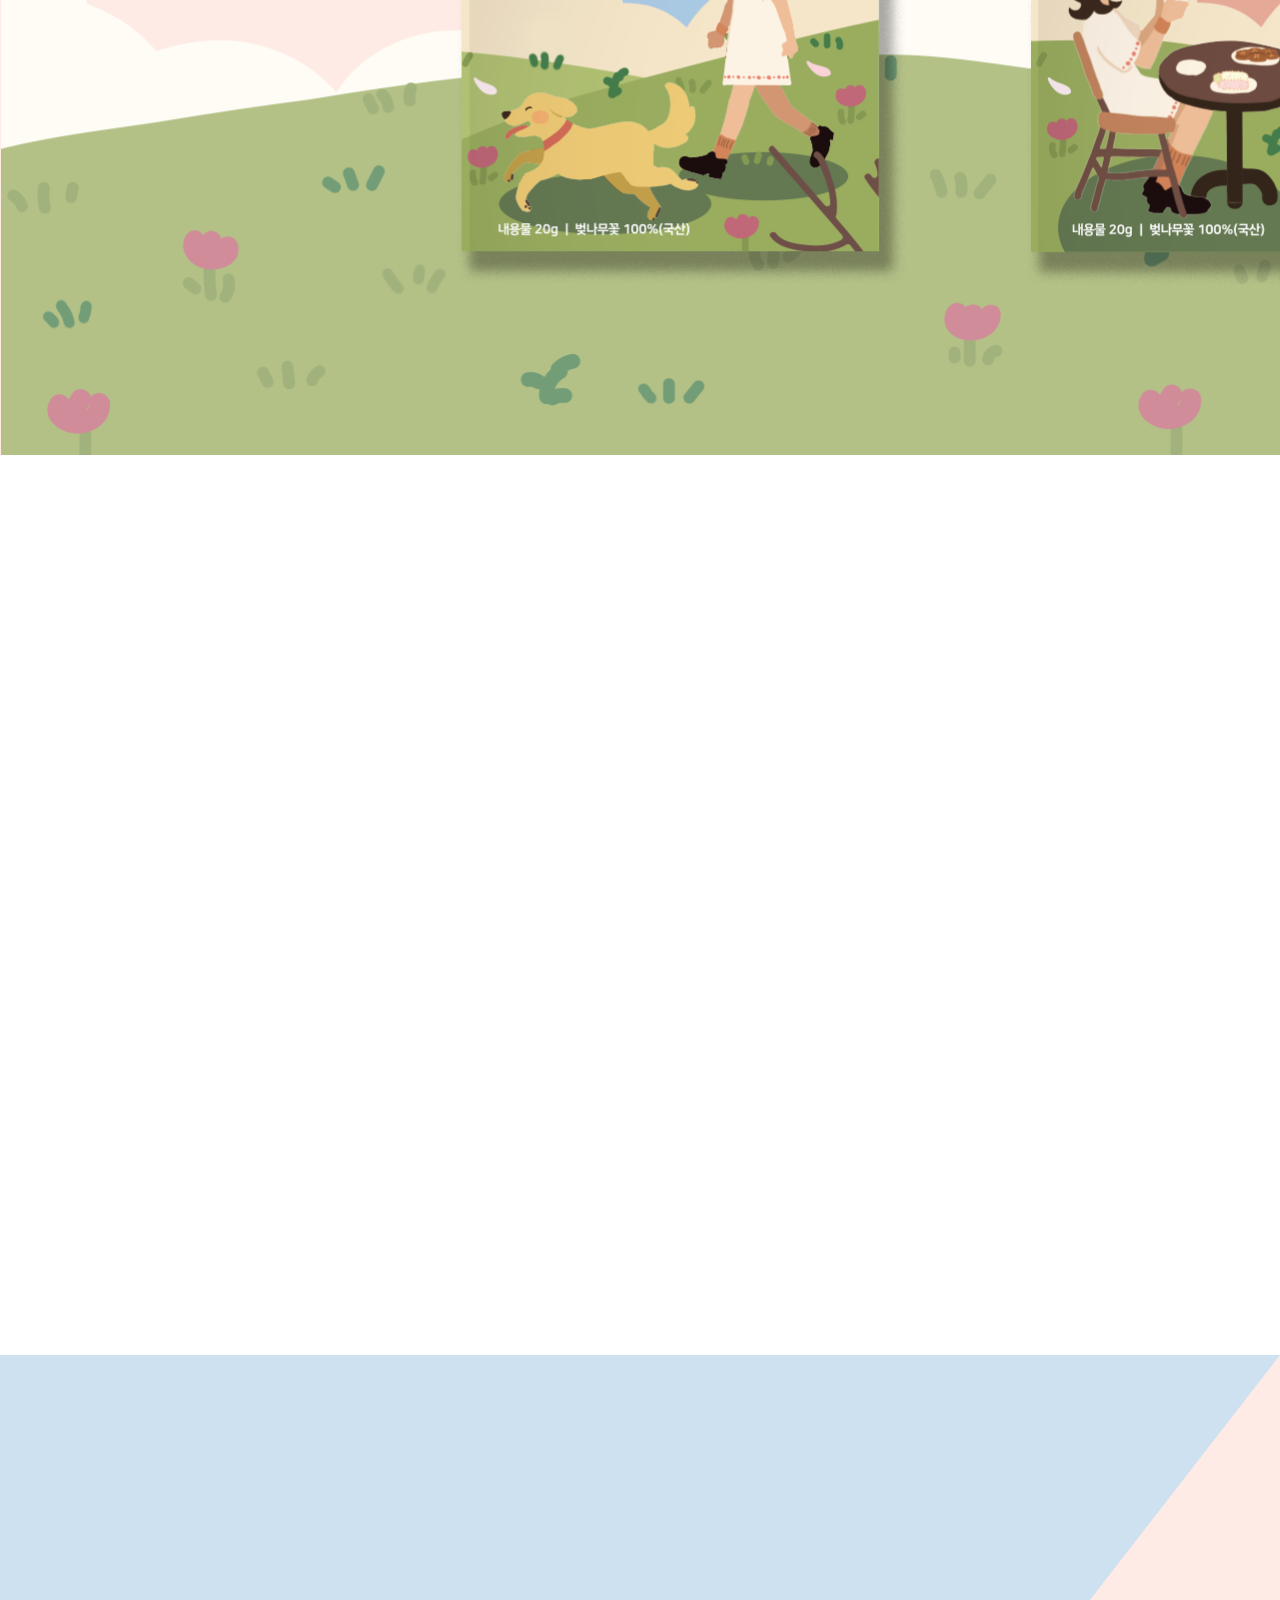
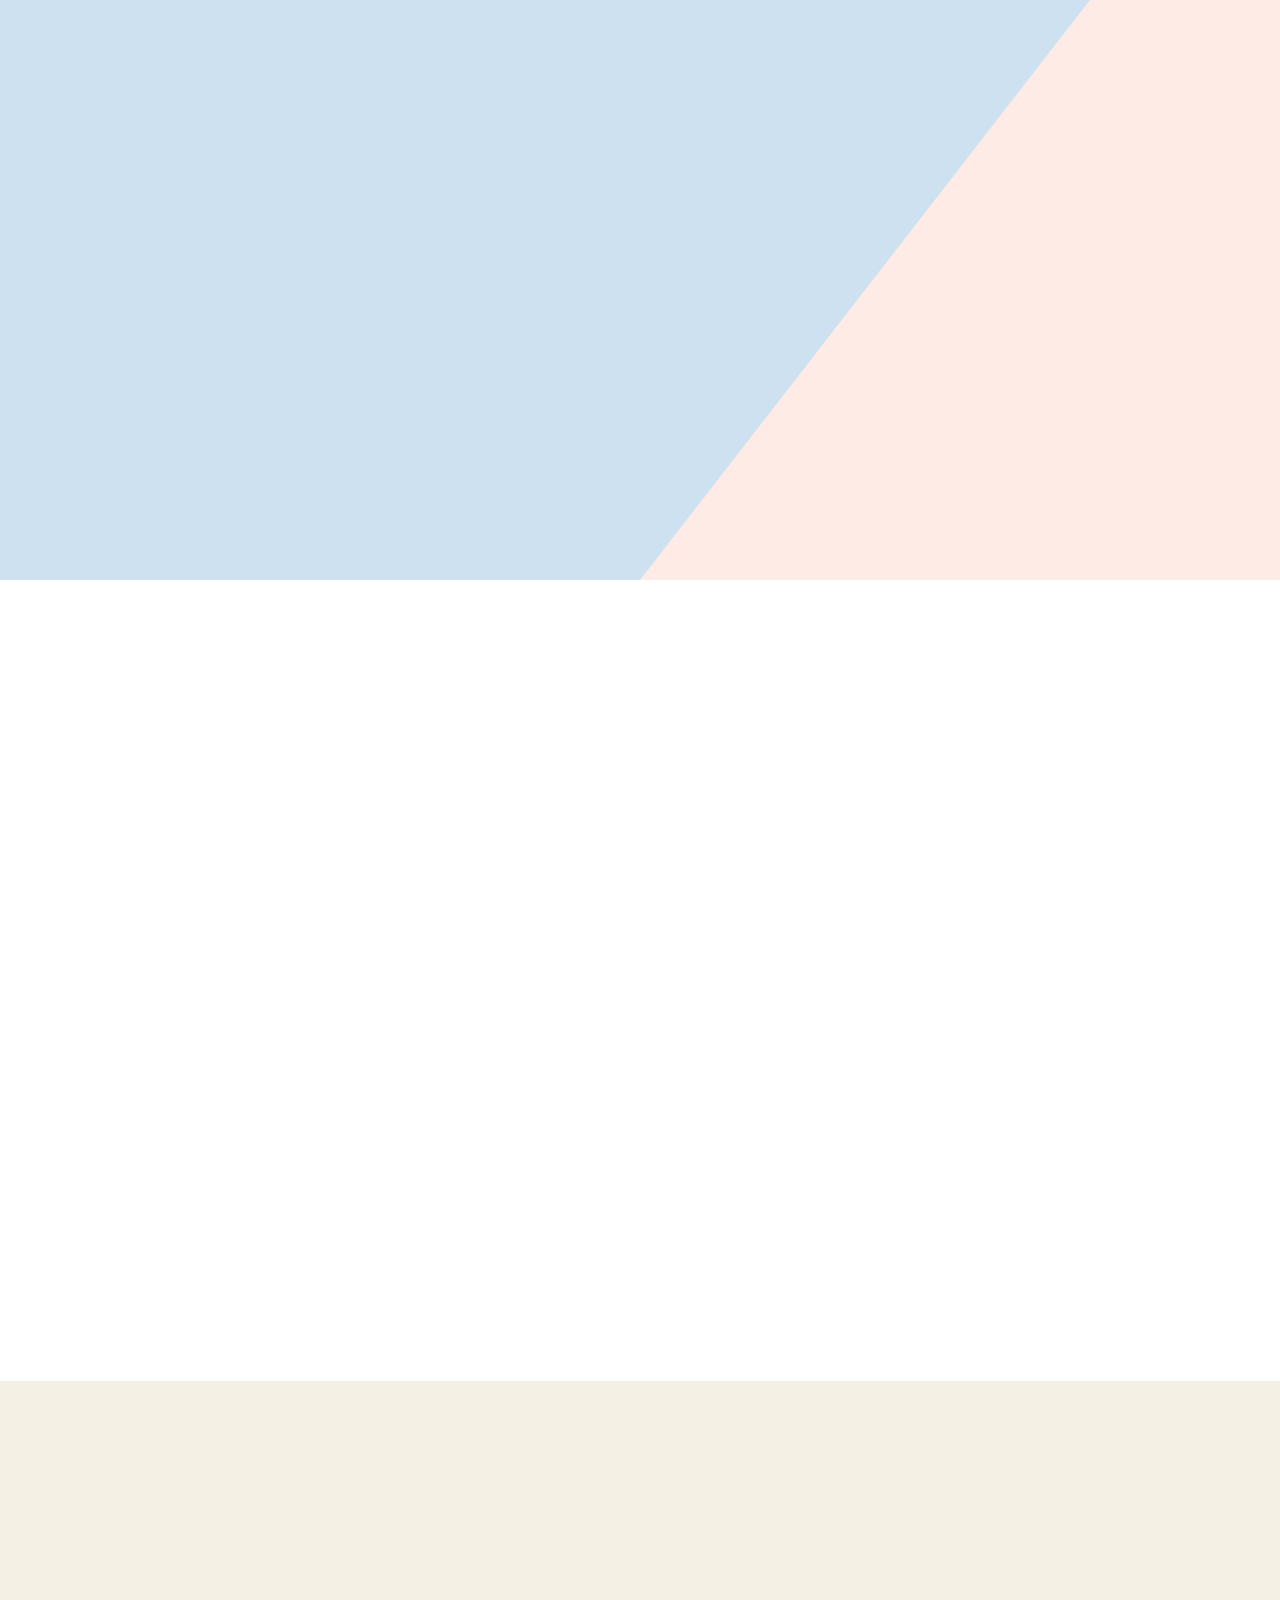
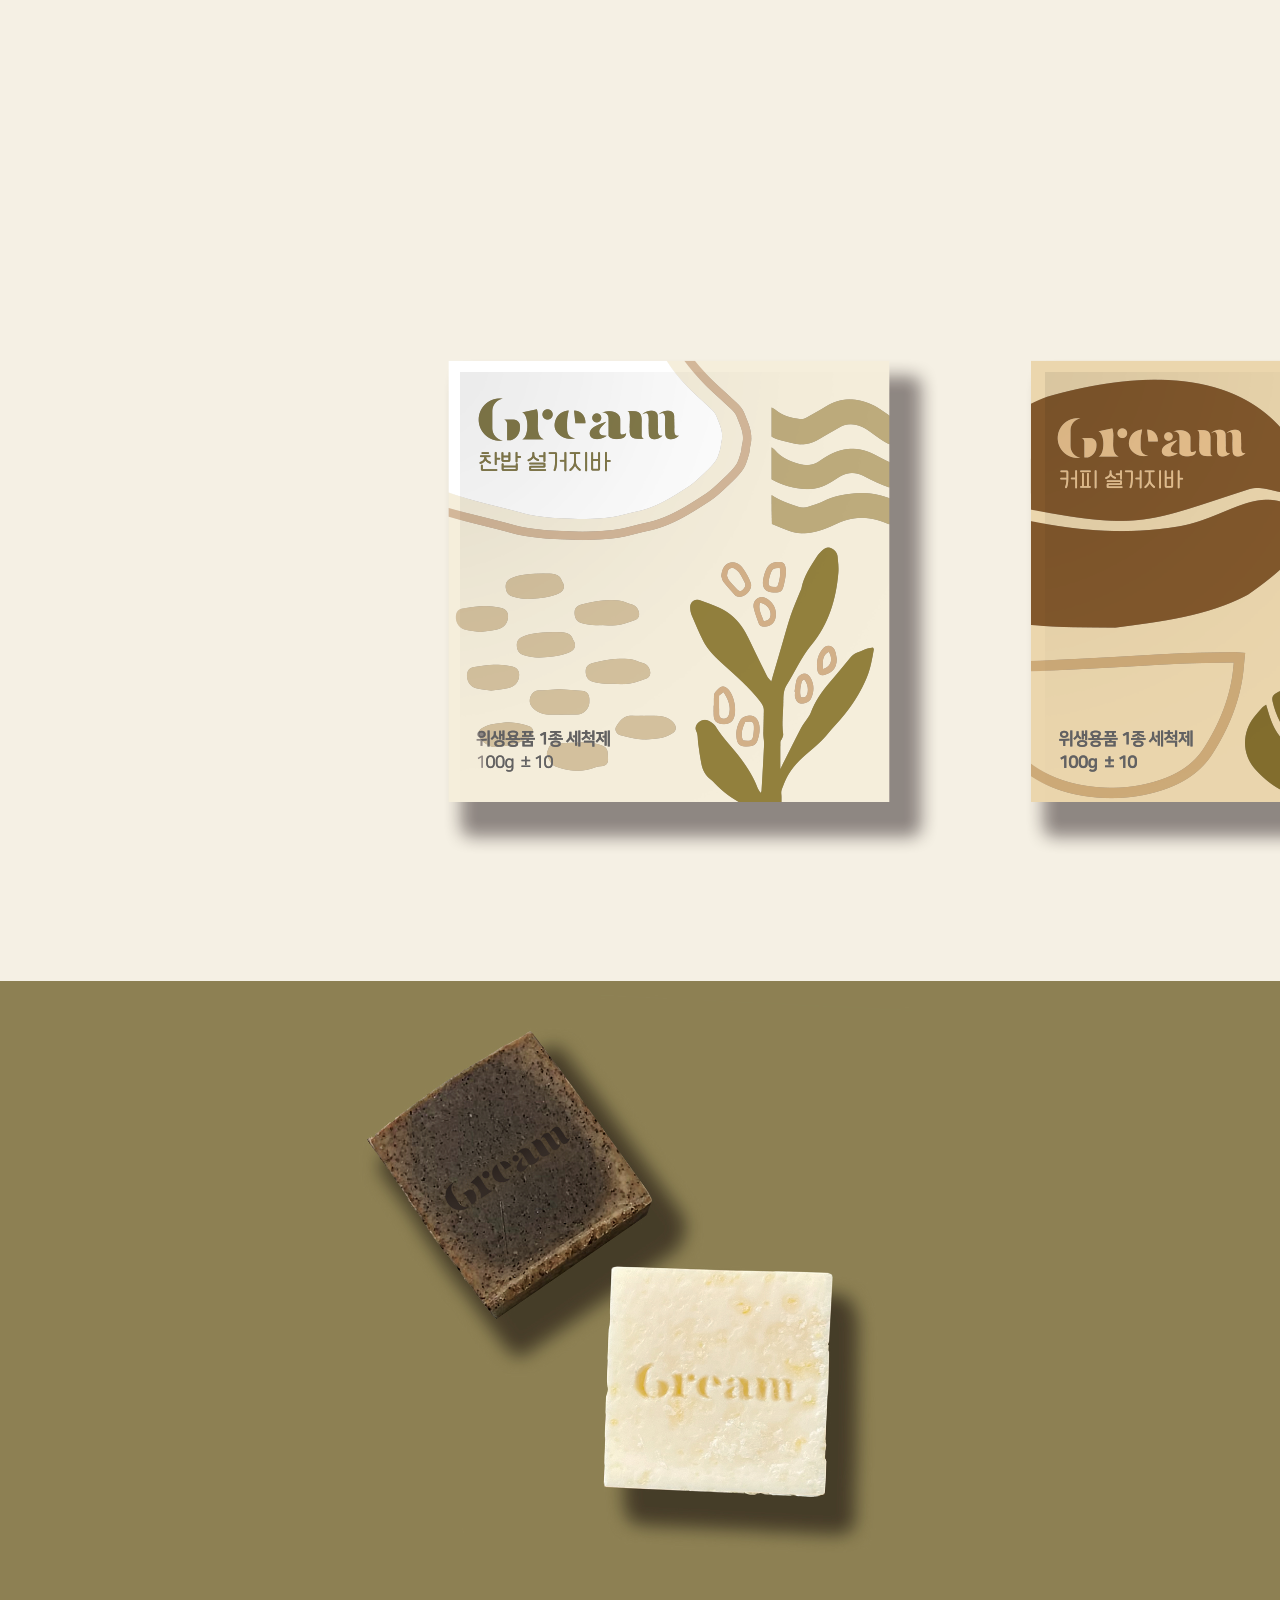
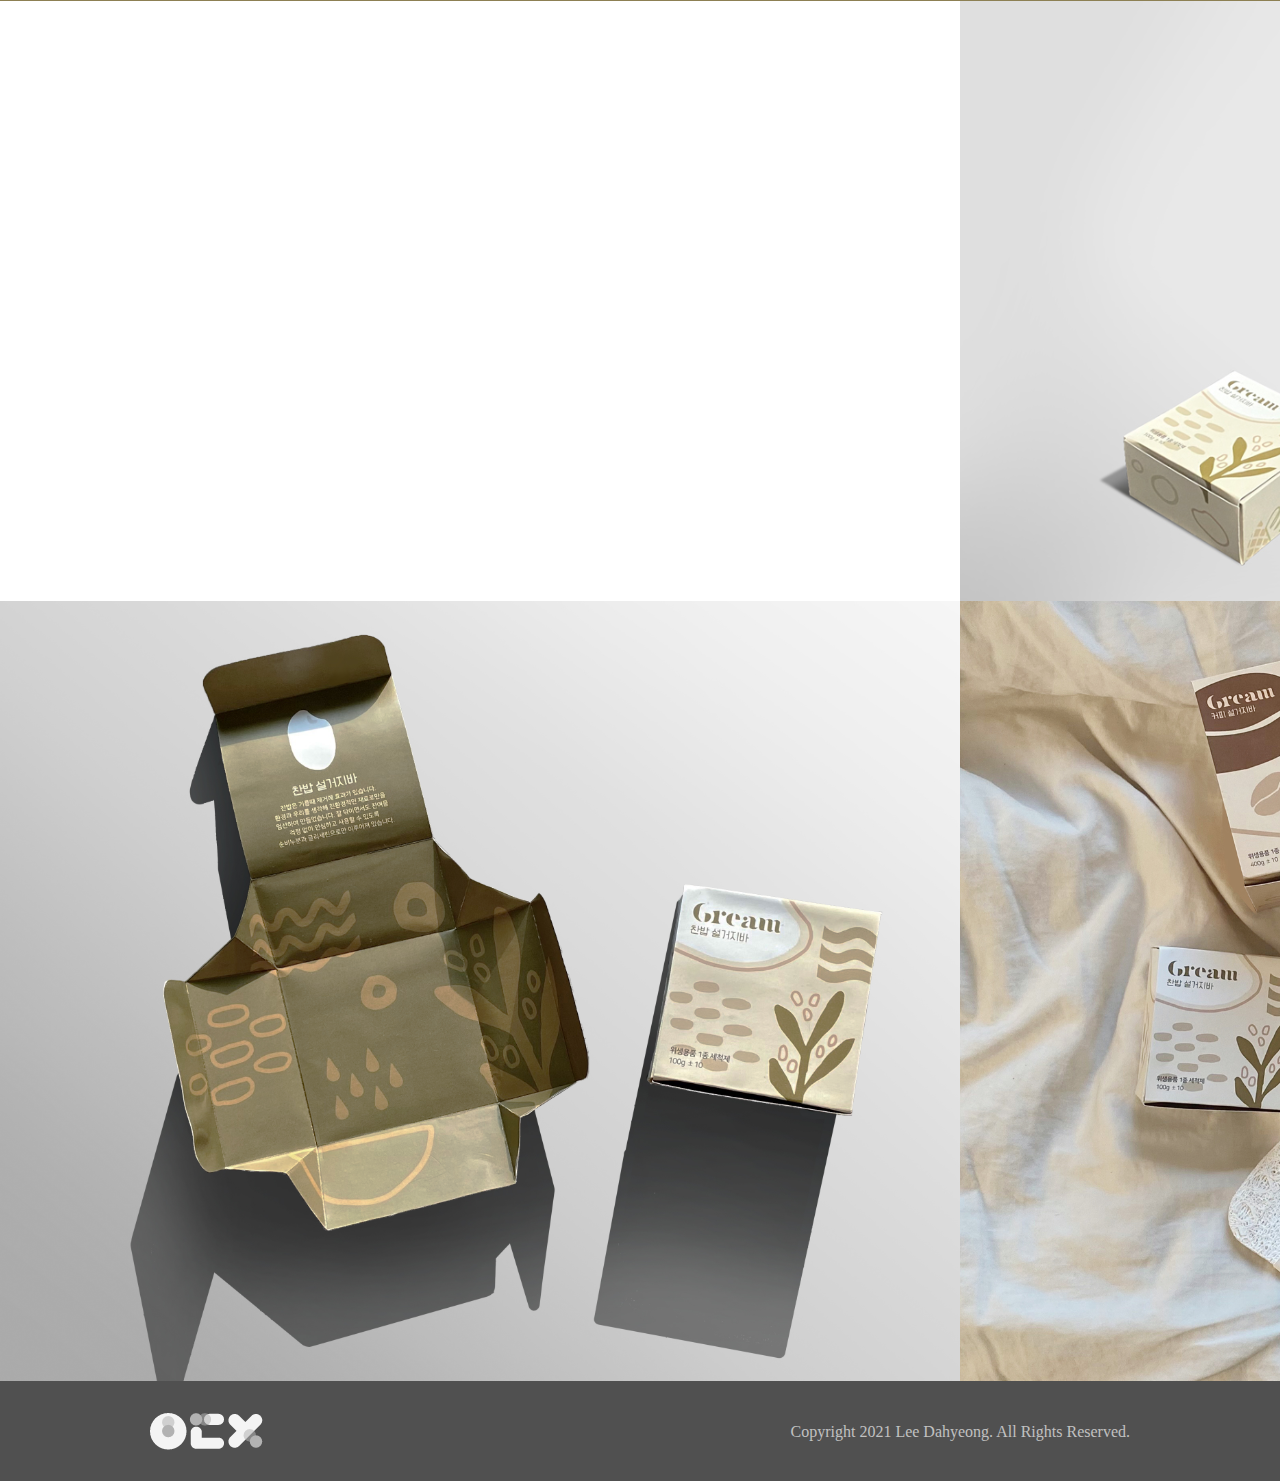
<file: sub02.html>
<!DOCTYPE html>
<html lang="ko" dir="ltr">
<head>
  <meta charset="utf-8">
  <title>Lee Dahyeong Portfolio</title>
  <link rel="stylesheet" href="css/style.css">
  <link rel="stylesheet" href="css/aos.css">
  <link rel="preconnect" href="https://fonts.googleapis.com">
  <link rel="preconnect" href="https://fonts.gstatic.com" crossorigin>
  <link href="https://fonts.googleapis.com/css2?family=Jost:wght@200;300;400;500;600;700&family=Noto+Sans+KR:wght@300;400;500;700&display=swap" rel="stylesheet">
  <link rel="shortcut icon" href="img/favicon.ico" type="image/x-icon">
  <link rel="icon" href="img/favicon.ico" type="image/x-icon">
</head>
  <body>
    <header id="header">
      <nav>
        <div class="logo"><a href="index.html"><img src="img/logo.png" alt="logo"></a></div>
        <div class="menu">
          <ul>
            <li><a href="index.html">About</a></li>
            <li><a href="sub01.html">Identity</a></li>
            <li>Package</li>
            <li><a href="sub03.html">Editorial</a></li>
            <li><a href="sub04.html">Motion</a></li>
          </ul>
        </div>
      </nav>
    </header>

    <section>
      <div class="menutit s2"></div>
      <div class="pk_work1_wrap">

        <div class="pk_w1_top">
          <div class="pk_w1_tit" data-aos="fade-left">
            <img src="img/02_01_tit.png">
          </div>
          <div class="pk_w1_t" data-aos="fade-left">
            <span class="pk_w1_txt">
              위드 코로나 이전에는 매년 봄 시즌에 진행하는 벚꽃축제를<br>
              코로나바이러스 감염증으로 인해 꽃놀이를 제대로 즐길 수 없었다.<br>
              거리 두기로 인해 몸과 마음이 지친 사람들을 타깃으로<br>
              가상의 꽃차 브랜드를 개발하여 찻잔 안에 활짝 핀 꽃을<br>
              구경할 수 있도록 벚꽃 차 패키지를 진행하였다.
            </span>
          </div>
        </div>

        <div class="pk_w1_m1">
          <div class="pk_w1_b" data-aos="fade-right">
            <img src="img/02_01_b.png">
          </div>
          <div class="pk_w1_lg" data-aos="fade-right">
            <img src="img/02_01_lg.png">
            <span class="pk_w1_txt2">
              <br>
              <br>
              어느 계절에서나 꽃은 피어난다. 계절마다 진행하는 꽃축제를 기반으로<br>
              꽃차를 만들어 판매하는 브랜드이기 때문에 꽃을 찻잔에 담아낸 느낌으로<br>
              표현하고 싶었다. 후에 ‘계절을 담다’를 거쳐 ‘계절을 담아’가 완성되었다.<br>

              그래픽과 이질감이 나지 않도록 포근하고 둥근 느낌을 살려 로고를 제작<br>
              했다.  그래픽이 많은 비중을 차지해, 서체는 간결하면서도 꽃을 포인트로<br>
              재미난 느낌을 더했다.
            </span>
          </div>
        </div>

        <div class="pk_w1_m2">
          <img src="img/02_01_t.png" class="pk_w1_tb" data-aos="fade-up-left">
        </div>

        <div class="pk_w1_bot" data-aos="zoom-in-up">
          <img src="img/02_01_m.png" class="pk_w1_mi">
        </div>
      </div>

      <div class="pk_work2_wrap">

        <div class="pk_w2_top">
          <div class="pk_w2_tit" data-aos="fade-right">
            <img src="img/02_02_tit.png">
          </div>
          <div class="pk_w2_t" data-aos="fade-right">
            <span class="pk_w2_txt">
              <br>
              리바운드 효과는 반동효과로, 환경을 위한 행위가 오히려 환경에 악영향을 미치는 현상을 말한다.<br>
              우리는 쓰레기 배출량을 줄이기 위해 환경적 소비로 텀블러 같은 다회용 제품을 사용한다.<br>
              텀블러를 장기적으로 사용하면 일회용 컵을 쓸 때보다 온실가스 배출량이 확연히 적어진다.<br>
              <br>
              하지만 텀블러를 세척하는 과정에서 물과 세제를 사용하는 것이 오히려 일회용 컵을 사용하는<br>
              것보다 수질 오염 등의 리바운드 효과로, 비환경적이란 지적이 많다.<br>
              <br>
              리바운드 효과 문제를 해결하기 위해 기존 친환경 주방세제들 보다 더 좋은 의도를 알리며<br>
              친환경 설거지바(고체세제) 패키지를 제작하고 싶어 주제 선정을 하게 되었다.
            </span>
          </div>
        </div>

        <div class="pk_w2_m1">
          <img src="img/02_02_lg.png" class="pk_w2_lg" data-aos="fade-left">
          <div class="pk_w2_t2" data-aos="fade-left">
            <span class="pk_w2_txt2">
              Gream[그림]은 Green[그린]+Dream[드림] 합성어로<br>
              [푸른 꿈을 꾸다], [푸른 세상을 그림]이라는 의미를 담아 탄생하게 됐다.<br>
              베이스는 세리프체지만 산세리프체처럼 깔끔하게 디자인했다.<br>
              친환경인 만큼 유기적인 느낌을 살릴 수 있는 컬러를 사용했다.
            </span>
          </div>
        </div>

        <div class="pk_w2_m2">
          <div class="pk_w2_t3" data-aos="fade-right">
            <span class="pk_w2_txt">
              기존 친환경 주방세제의 경우 포장재로 플라스틱, 비닐<br>
              혹은 유리에 담아 사용한다. 종이 패키지를 활용하여<br>
              포장재 폐기 및 처리를 돕도록 했다.<br>
              <br>
              또한 비접착 지기구조를 개발하여 불필요한 접착용품 사용을<br>
              줄이고, 소비자가 포장종이를 쉽게 분리 배출할 수 있도록 했다.<br>
              <br>
              손그림을 그린듯한 느낌의 일러스트로 친근감을 주고, 비누 성분을<br>
              보여줄 수 있는 일러스트를 주로 사용하며 유기적인 느낌을 함께<br>
              나타냈다. 비누마다 주성분이 되는 것은 다른 요소들보다 확장시켜,<br>
              그 비누의 속성을 잘 보이도록 했다.
            </span>
          </div>
        </div>

        <div class="pk_w2_bot">
        </div>
      </div>

    </section>

    <footer>
      <div class="footer_wrap">
        <span class="footer_logo"><img src="img/footerlogo.png"></span>
        <span class="footer_txt">Copyright 2021 Lee Dahyeong. All Rights Reserved.</span>
      </div>
    </footer>

    <!--AOS 스트립트 적용 부문 시작-->
    <script src="js/aos.js"></script>
    <script>
      AOS.init({
        easing: 'ease-in-out-sine'
      });
    </script>
    <!--AOS 스트립트 적용 부문 끝-->

    <!--특정위치로 쩜프해서 이동 시작 : 마지막 숫자를 조절하면 속도조절이 됩니다.-->
    <script type="text/javascript" src="js/jquery-latest.js"></script>
    <script>
        function fnMove(seq){
            var offset = $("#anchor" + seq).offset();
            $('html, body').animate({scrollTop : offset.top},500);
        }
    </script>
    <!--특정위치로 쩜프해서 이동 끝-->
  </body>
</html>
</file>
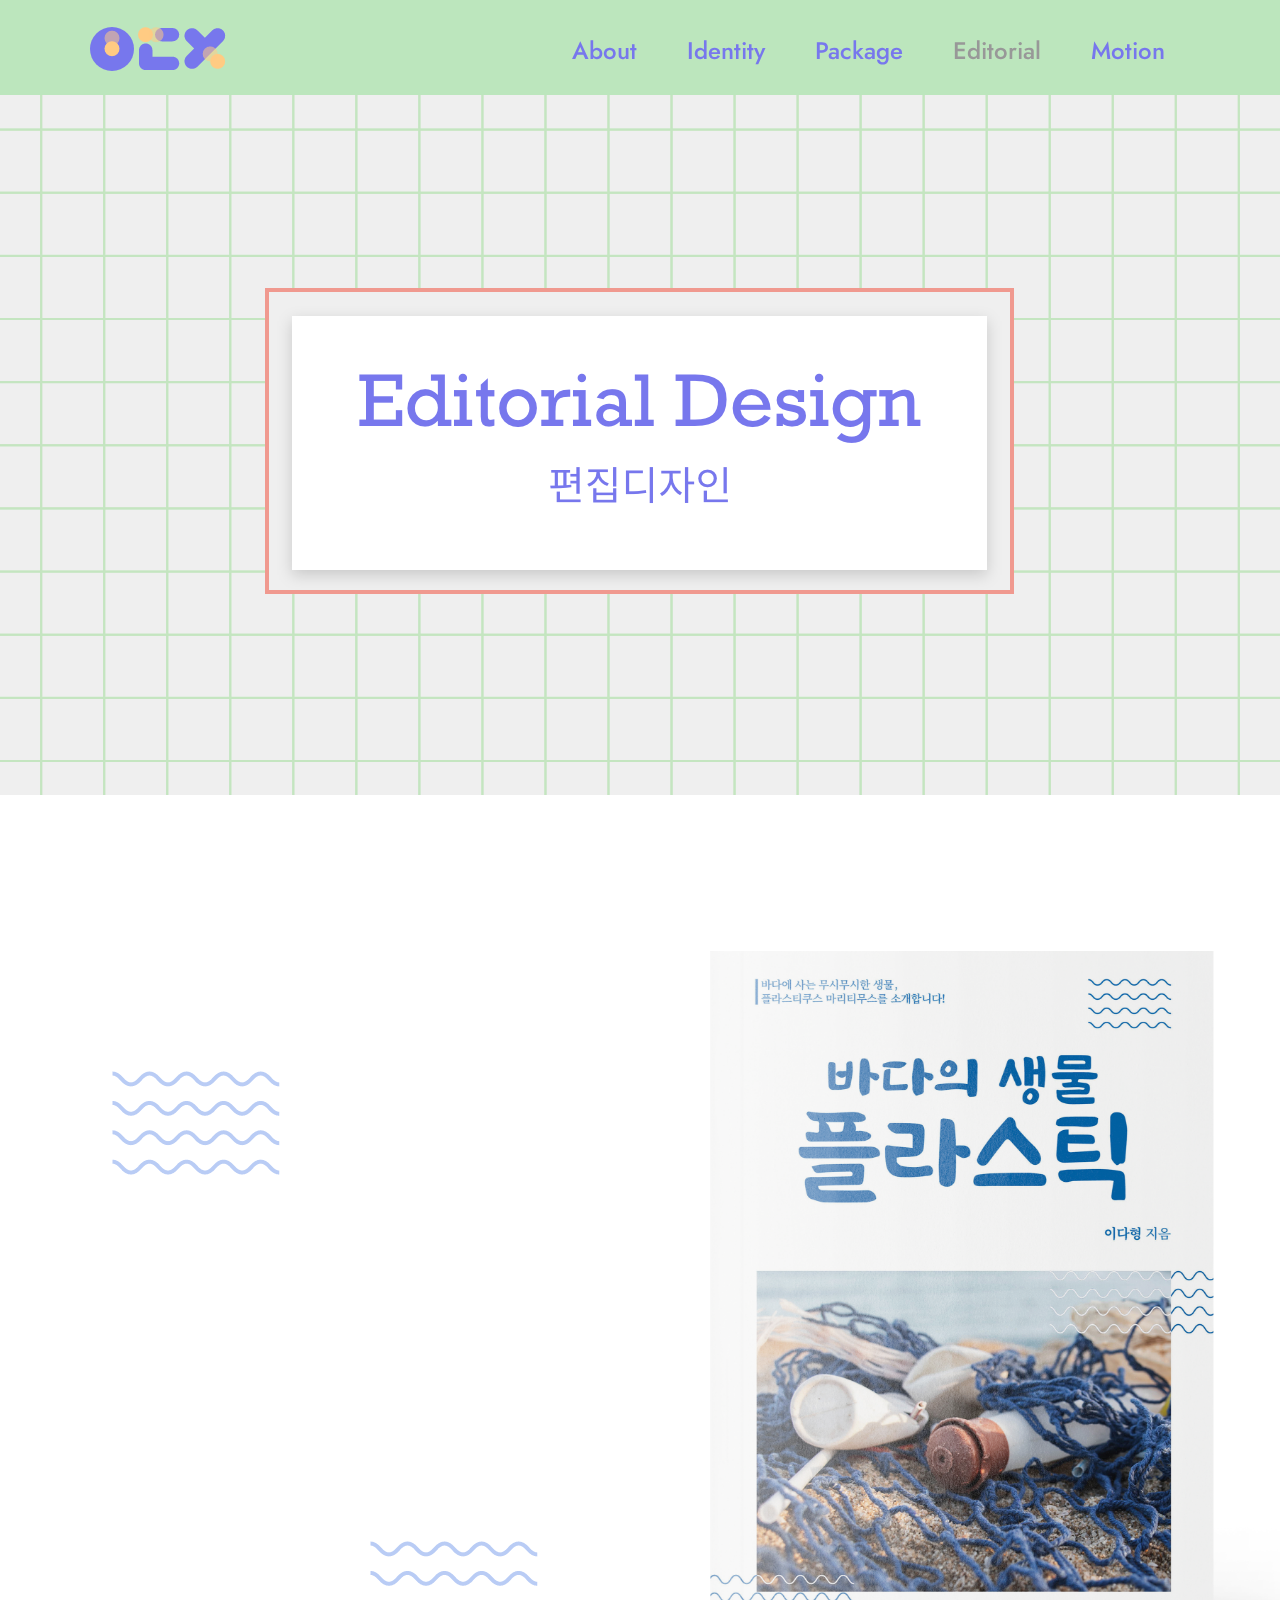
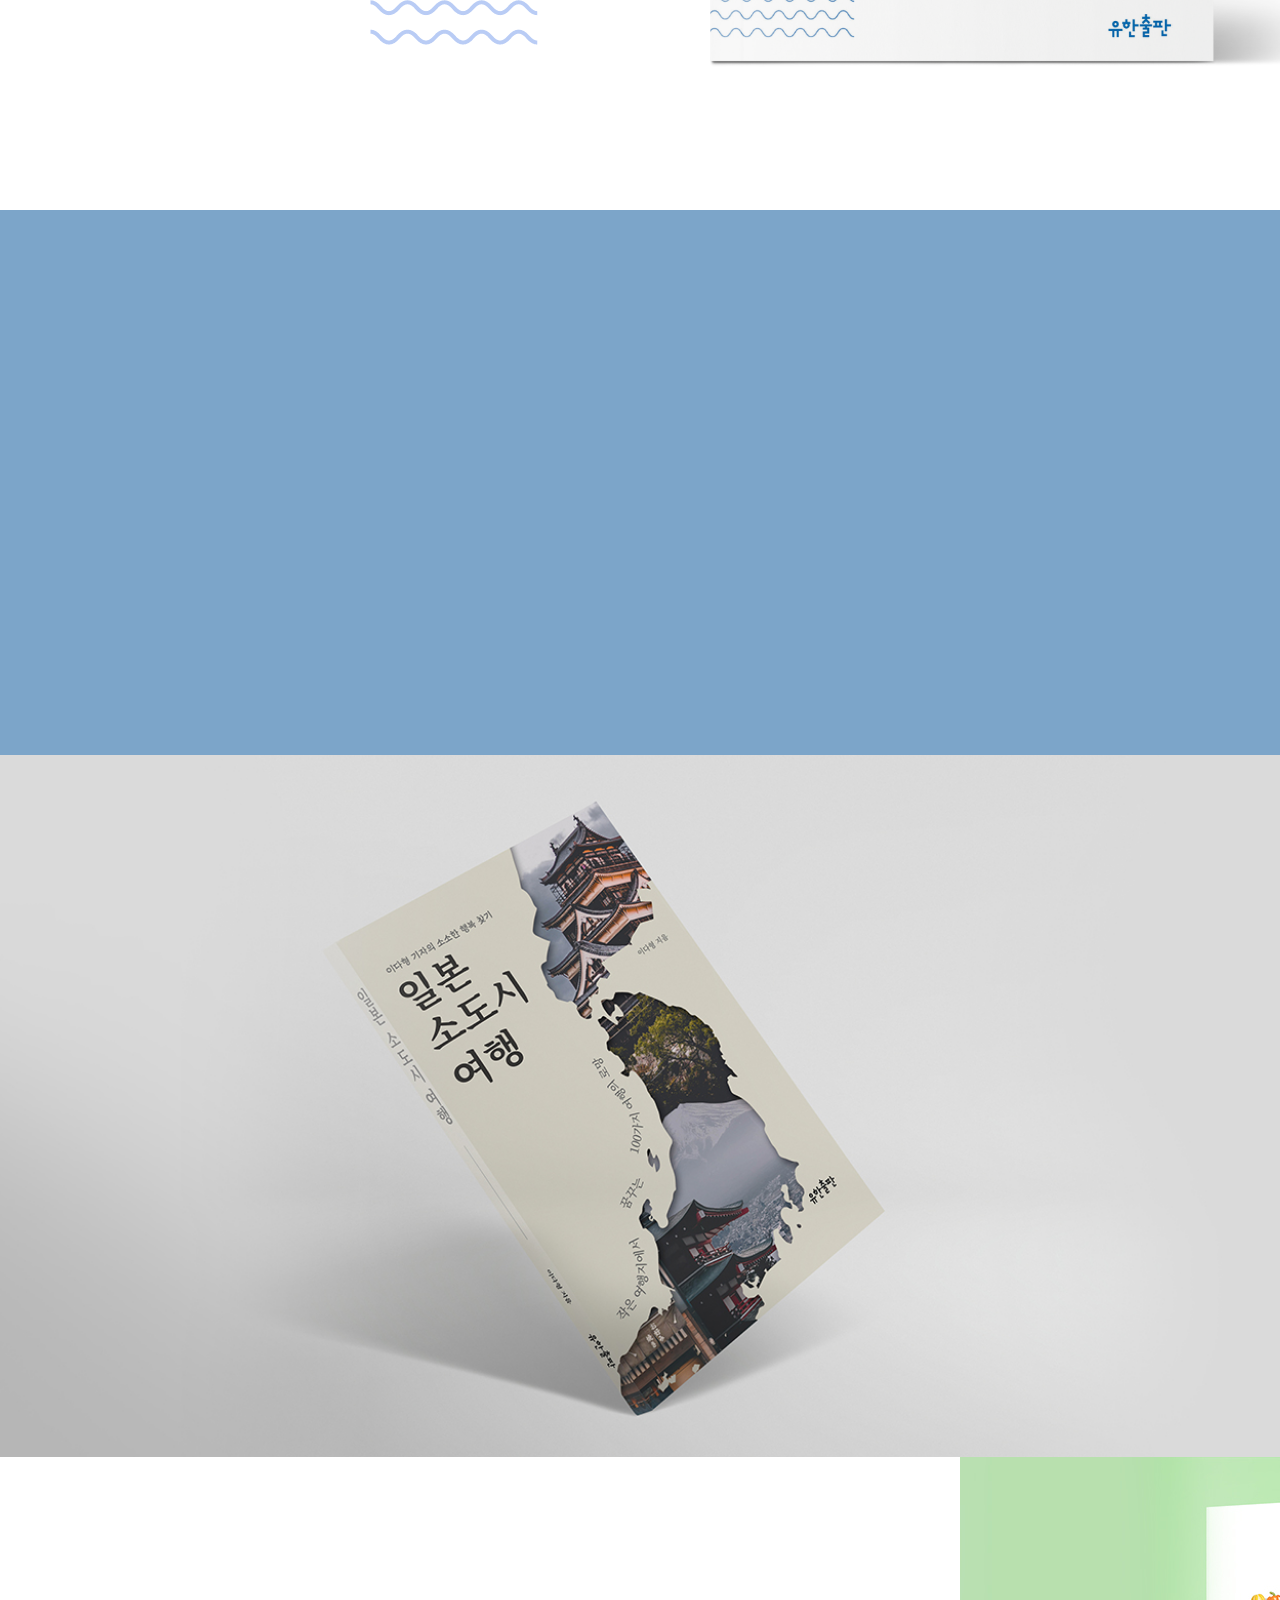
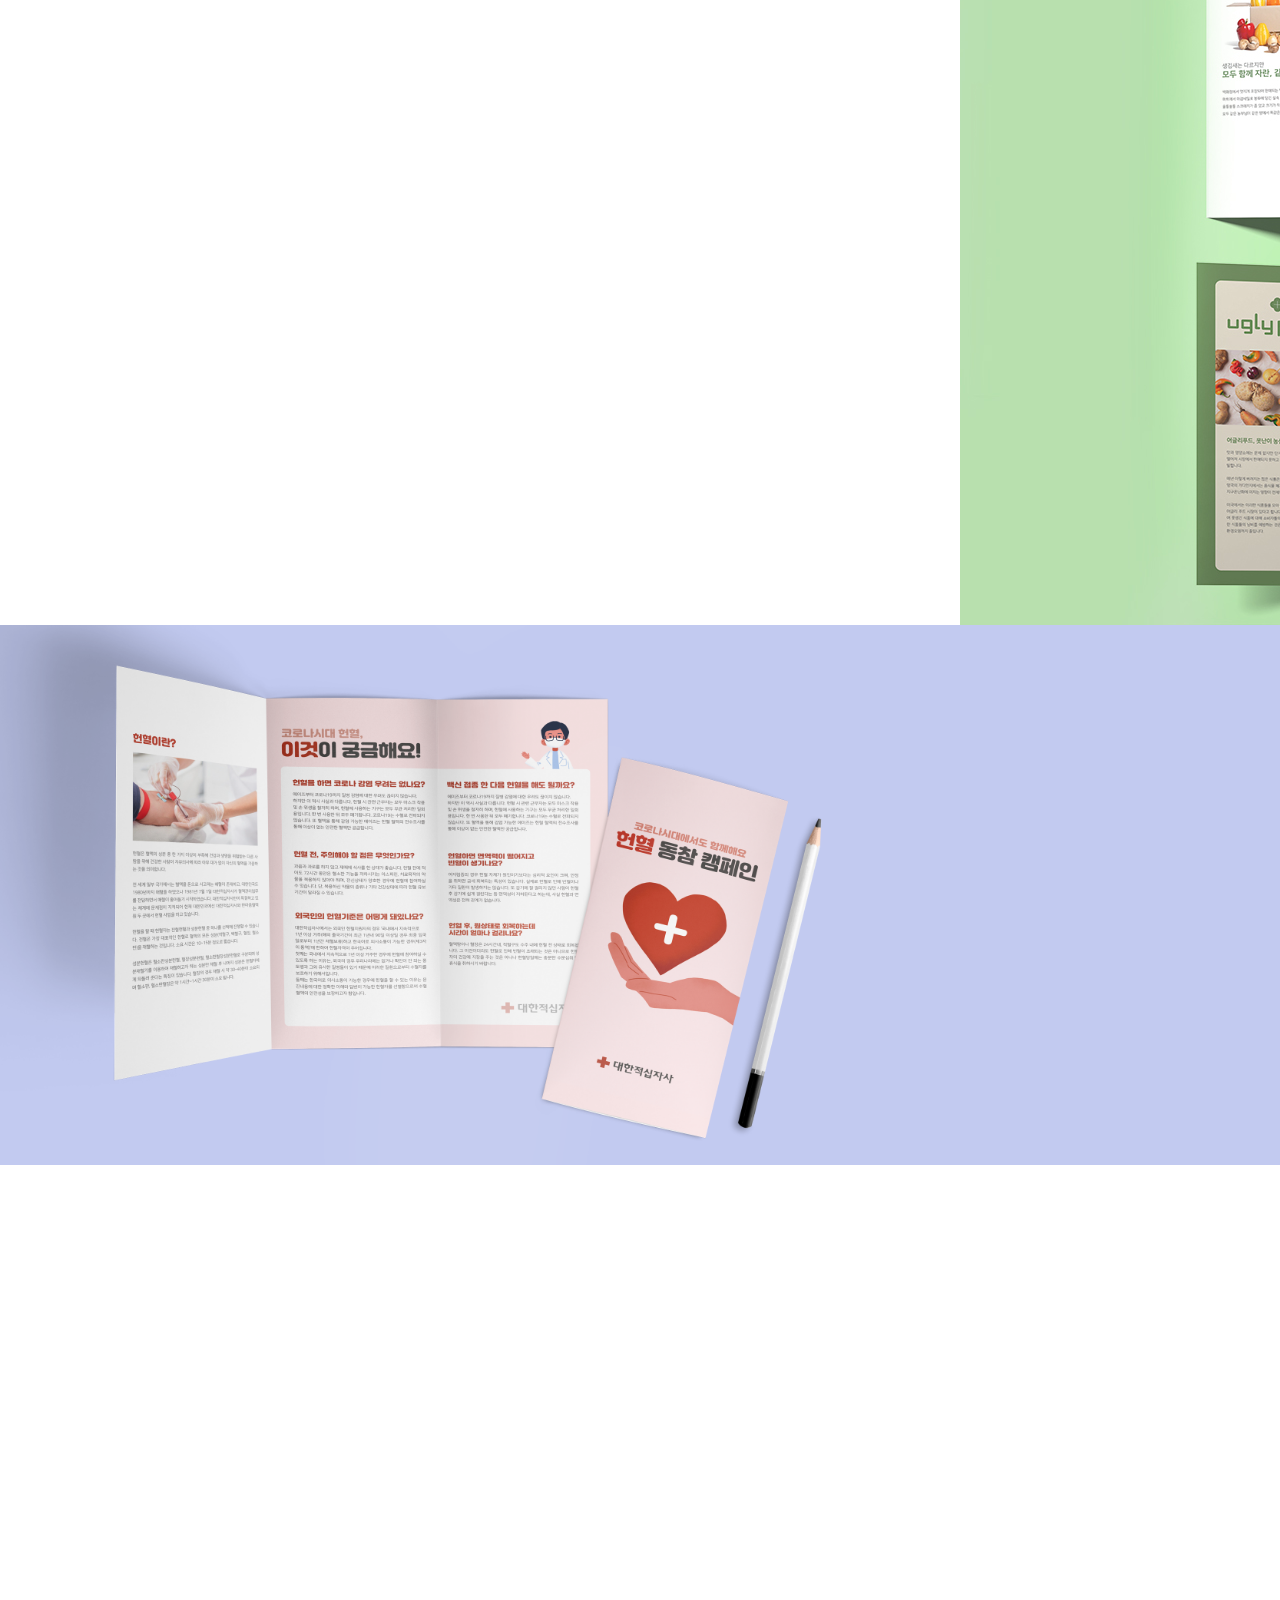
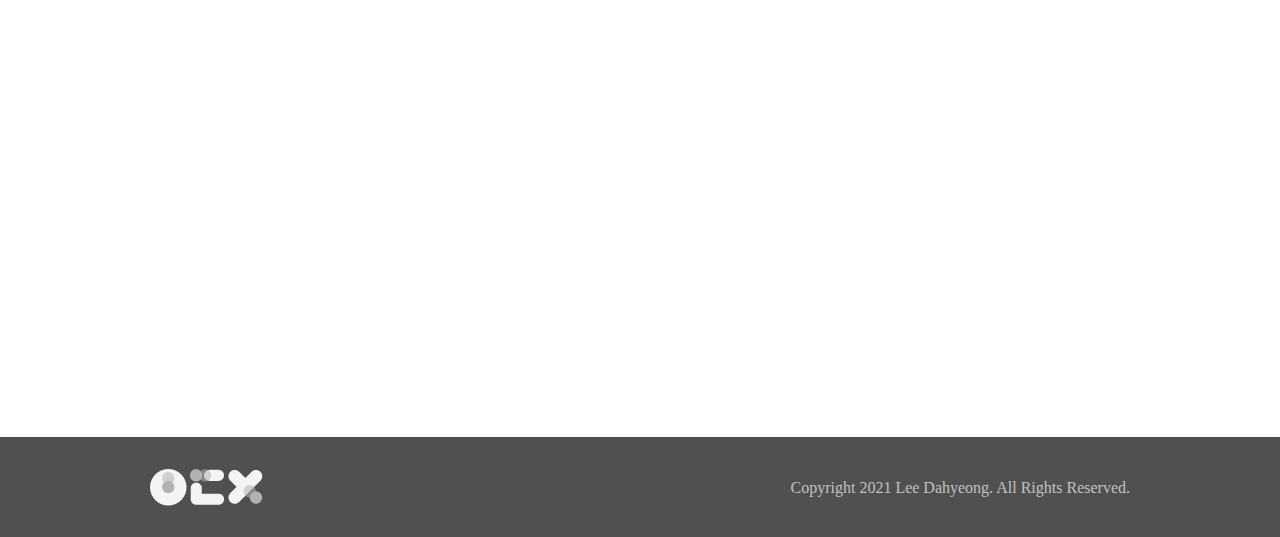
<file: sub03.html>
<!DOCTYPE html>
<html lang="ko" dir="ltr">
<head>
  <meta charset="utf-8">
  <title>Lee Dahyeong Portfolio</title>
  <link rel="stylesheet" href="css/style.css">
  <link rel="stylesheet" href="css/aos.css">
  <link rel="preconnect" href="https://fonts.googleapis.com">
  <link rel="preconnect" href="https://fonts.gstatic.com" crossorigin>
  <link href="https://fonts.googleapis.com/css2?family=Jost:wght@200;300;400;500;600;700&family=Noto+Sans+KR:wght@300;400;500;700&display=swap" rel="stylesheet">
  <link rel="shortcut icon" href="img/favicon.ico" type="image/x-icon">
  <link rel="icon" href="img/favicon.ico" type="image/x-icon">
  <meta property="og:url" content="https://dh119.github.io/portfolio/index.html">
  <meta property="og:title" content="Lee Dahyeong Portfolio">
  <meta property="og:image" content="img/mainpage.png">
  <meta property="og:description" content="2021 Portfolio">
</head>
  <body>
    <header id="header">
      <nav>
        <div class="logo"><a href="index.html"><img src="img/logo.png" alt="logo"></a></div>
        <div class="menu">
          <ul>
            <li><a href="index.html">About</a></li>
            <li><a href="sub01.html">Identity</a></li>
            <li><a href="sub02.html">Package</a></li>
            <li>Editorial</li>
            <li><a href="sub04.html">Motion</a></li>
          </ul>
        </div>
      </nav>
    </header>

    <section>
      <div class="menutit s3"></div>

      <div class="ed_top">
        <img src="img/03_01_w1.png" class="ed_w1 scale-up-ver-bottom">
      </div>

      <div class="ed_m1">
        <img src="img/03_01_w2.png" class="ed_w1_2" data-aos="fade-right">
        <img src="img/03_01_txt.png" class="ed_txt" data-aos="fade-left">
      </div>

      <div class="ed_m2">
        <div class="ed_w2_wrap">
          <img src="img/03_02_txt.png" class="ed_txt2" data-aos="fade-up-left">
        </div>
        <img src="img/03_02_w.png" class="ed_w2" data-aos="fade-up-left">
      </div>

      <div class="ed_le1">
        <img src="img/03_04_txt.png" class="le1" data-aos="fade-right">
      </div>

      <div class="ed_le2">
        <img src="img/03_05_txt.png" class="le2" data-aos="fade-left">
      </div>

      <div class="ed_bot">
        <img src="img/03_03_txt.png" class="ed_txt3" data-aos="fade-up-right">
        <img src="img/03_03_w.png" class="ed_w1_3" data-aos="fade-up-left">
      </div>

    </section>

    <footer>
      <div class="footer_wrap">
        <span class="footer_logo"><img src="img/footerlogo.png"></span>
        <span class="footer_txt">Copyright 2021 Lee Dahyeong. All Rights Reserved.</span>
      </div>
    </footer>

    <script src="js/aos.js"></script>
    <script>
      AOS.init({
        easing: 'ease-in-out-sine'
      });
    </script>
    <!--AOS 스트립트 적용 부문 끝-->

    <!--특정위치로 쩜프해서 이동 시작 : 마지막 숫자를 조절하면 속도조절이 됩니다.-->
    <script type="text/javascript" src="js/jquery-latest.js"></script>
    <script>
        function fnMove(seq){
            var offset = $("#anchor" + seq).offset();
            $('html, body').animate({scrollTop : offset.top},500);
        }
    </script>
  </body>
</html>
</file>
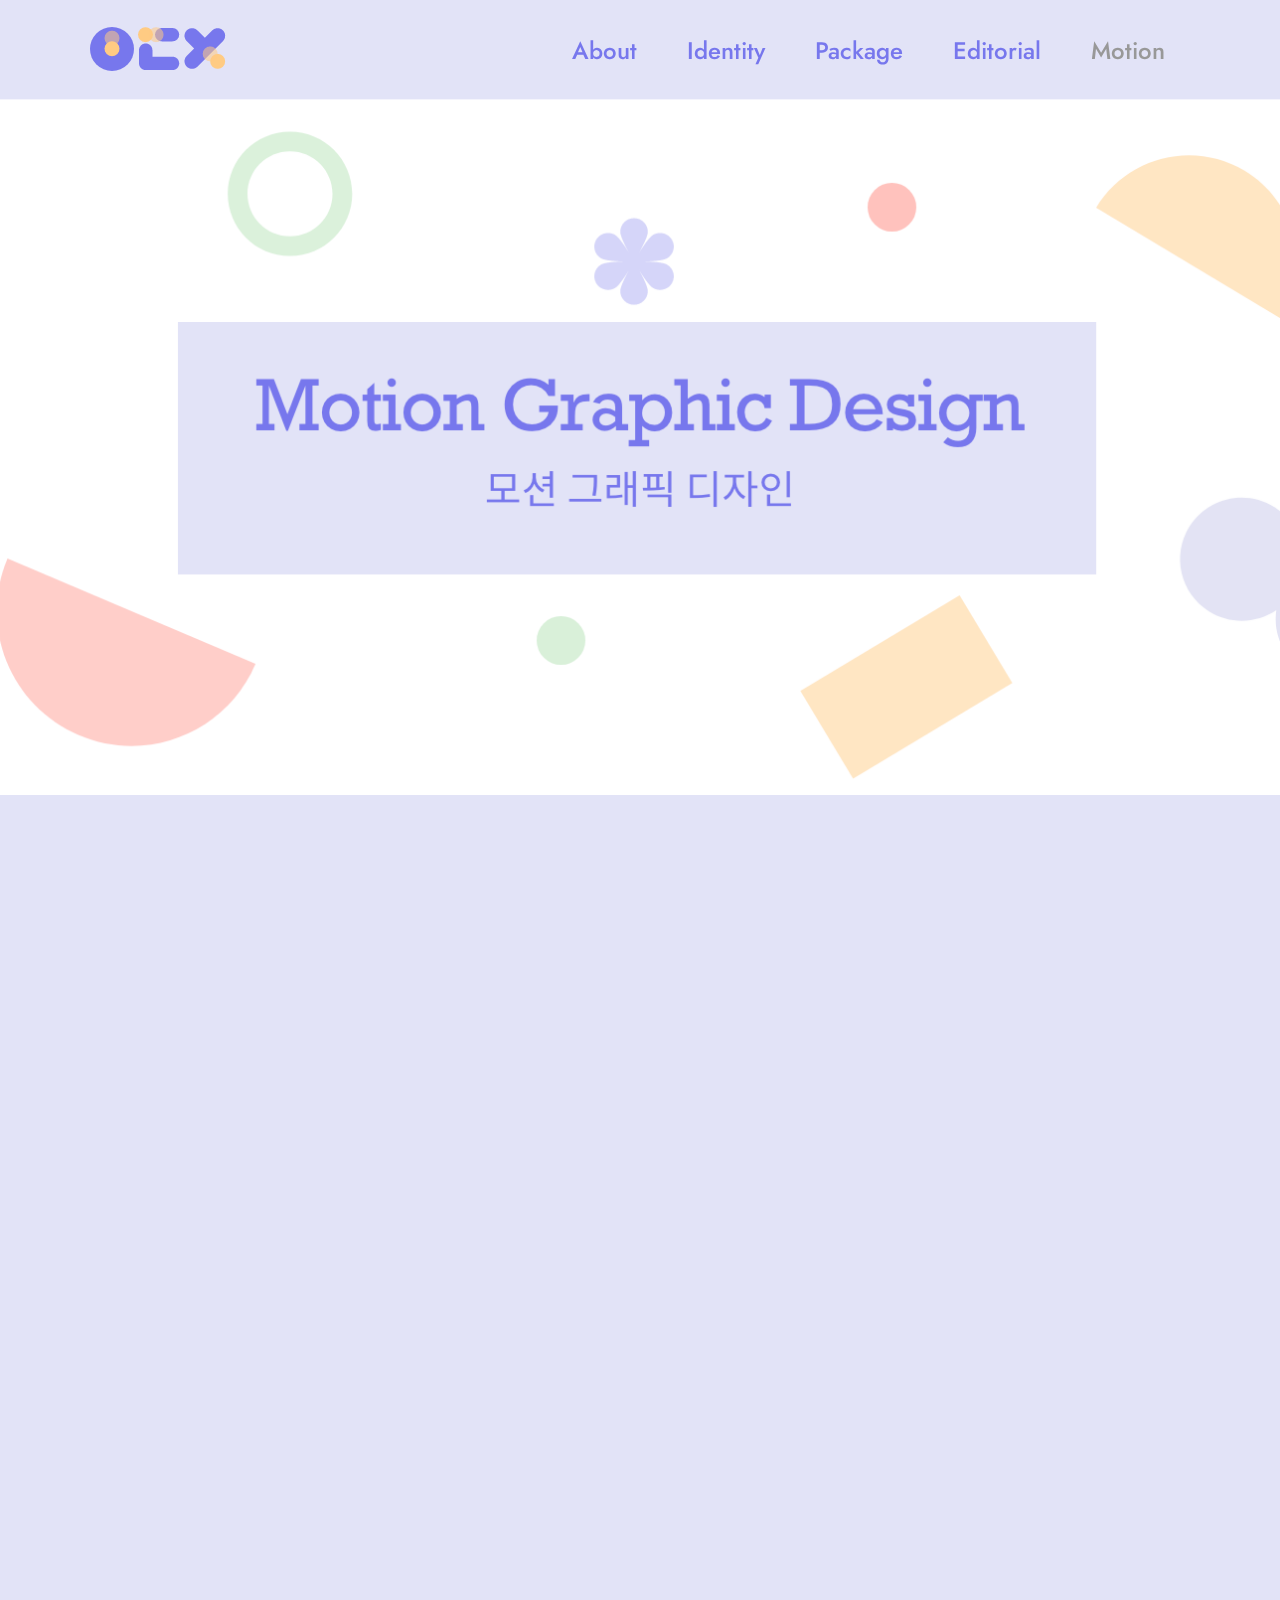
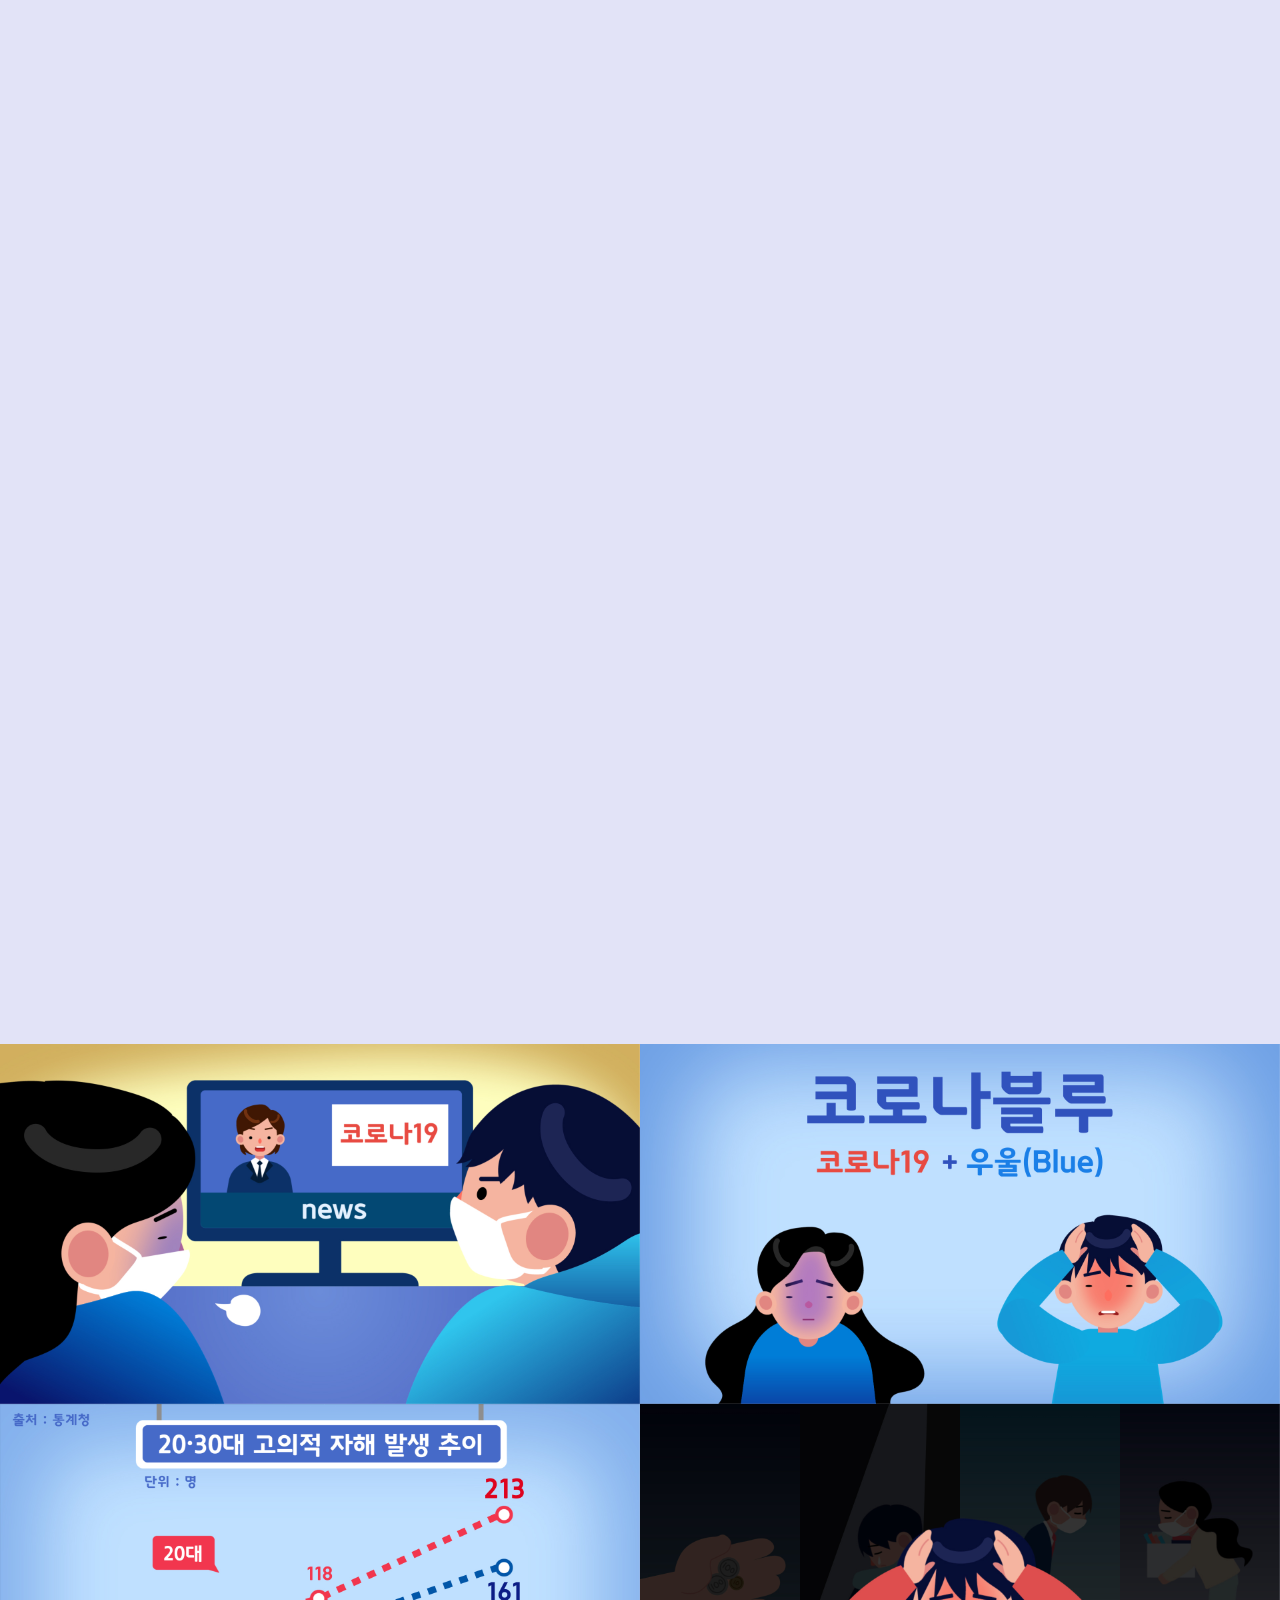
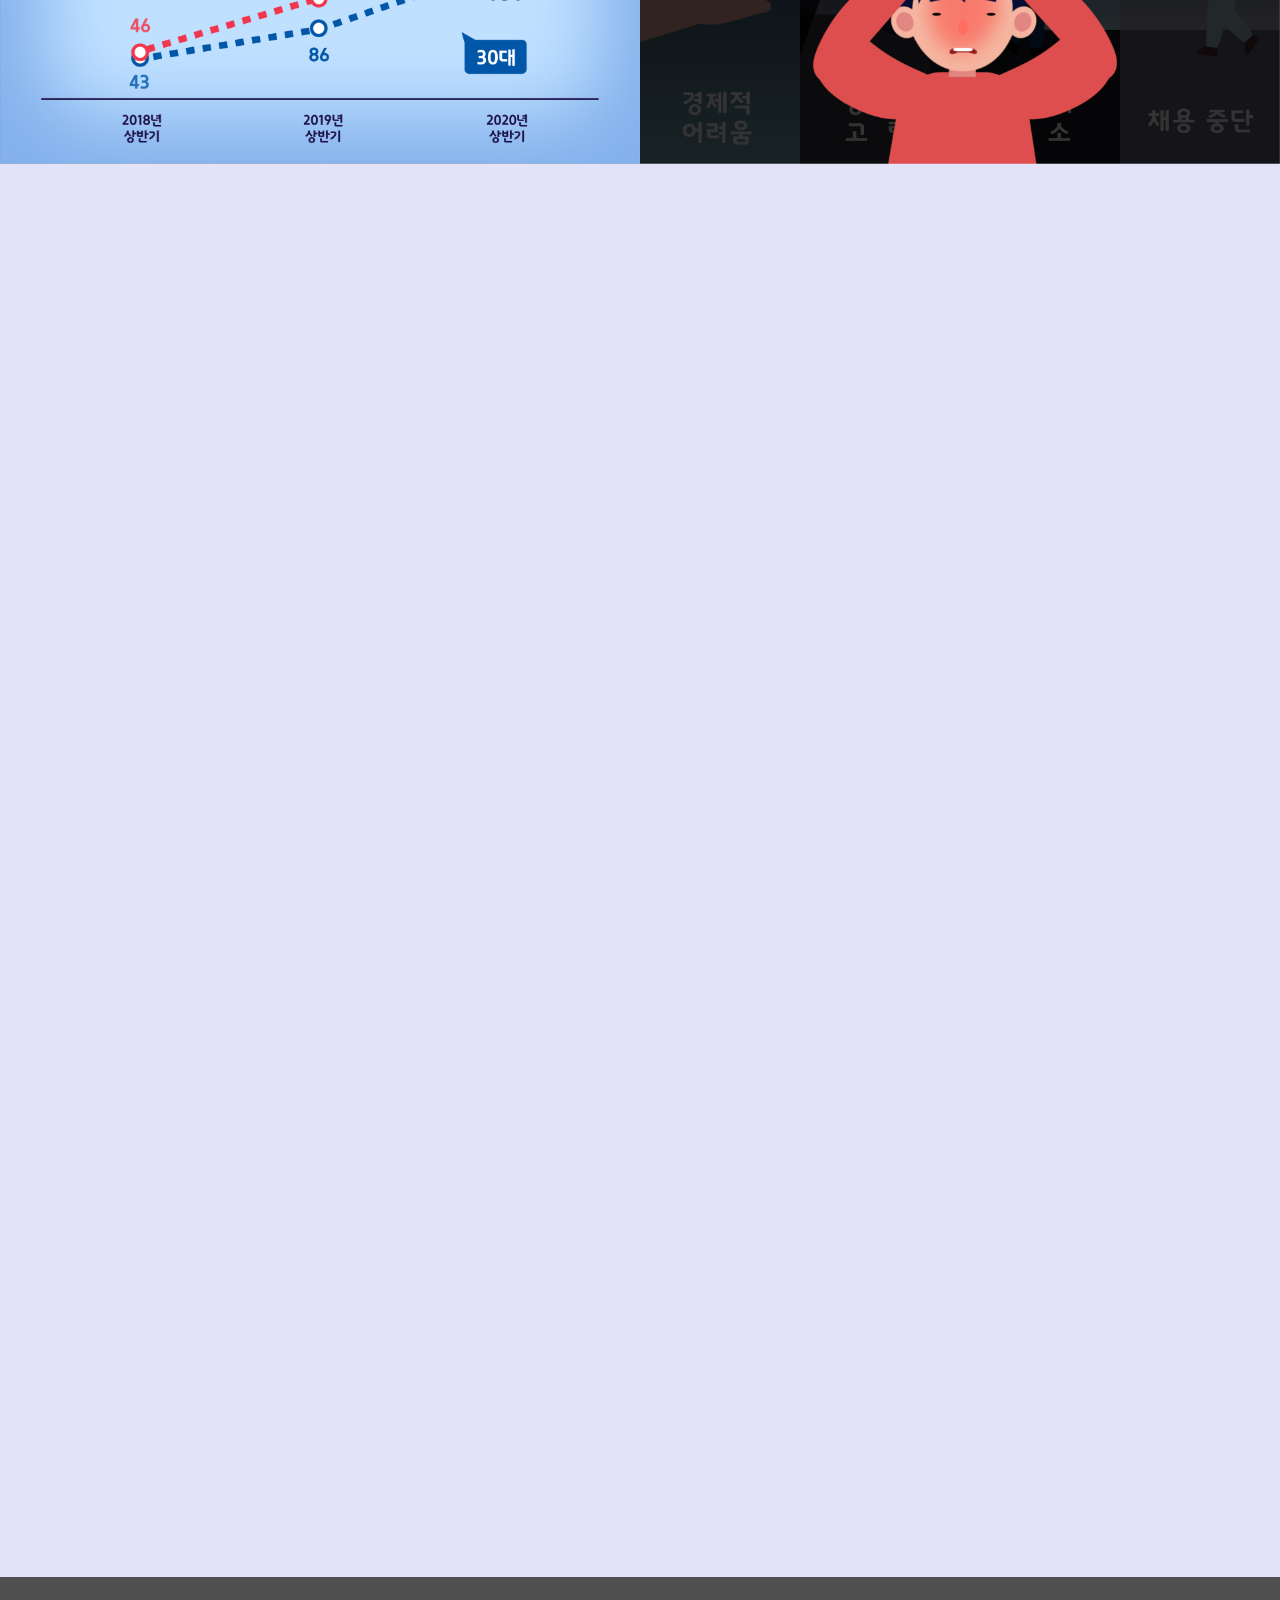
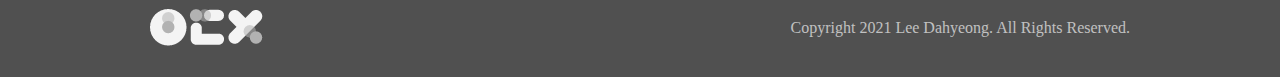
<file: sub04.html>
<!DOCTYPE html>
<html lang="ko" dir="ltr">
<head>
  <meta charset="utf-8">
  <title>Lee Dahyeong Portfolio</title>
  <link rel="stylesheet" href="css/style.css">
  <link rel="stylesheet" href="css/aos.css">
  <link rel="preconnect" href="https://fonts.googleapis.com">
  <link rel="preconnect" href="https://fonts.gstatic.com" crossorigin>
  <link href="https://fonts.googleapis.com/css2?family=Jost:wght@200;300;400;500;600;700&family=Noto+Sans+KR:wght@300;400;500;700&display=swap" rel="stylesheet">
  <link rel="shortcut icon" href="img/favicon.ico" type="image/x-icon">
  <link rel="icon" href="img/favicon.ico" type="image/x-icon">
</head>
  <body>
    <header id="header">
      <nav>
        <div class="logo"><a href="index.html"><img src="img/logo.png" alt="logo"></a></div>
        <div class="menu">
          <ul>
            <li><a href="index.html">About</a></li>
            <li><a href="sub01.html">Identity</a></li>
            <li><a href="sub02.html">Package</a></li>
            <li><a href="sub03.html">Editorial</a></li>
            <li>Motion</li>
          </ul>
        </div>
      </nav>
    </header>

    <section>
      <div class="menutit s4"></div>

      <div class="m_work_wrap">

        <div class="com" data-aos="zoom-in-up">
          <img src="img/04_com.png">
        </div>

        <div class="m_tit">
          <img src="img/04_wtit.png" data-aos="fade-up-left">
        </div>
        <div class="txt04" data-aos="fade-up-left">
          <span class="m_txt">
            장기적인 코로나 사태로 인해 감염자는 물론 비감염자도 경제적, 정신적인 피해를 받고 있다.<br>
            코로나 블루의 심각성과 특히 청년층에 집중된 이유를 통계와 인터뷰 자료를 시각화하여 표현했다.<br>
            끝으로는 코로나 블루를 극복하고 사회 재참여에 도움을 주는 해결방안을 알렸다.
          </span>
        </div>

        <div class="m_sk" data-aos="fade-up">
          <img src="img/04_sk.png">
        </div>

        <div class="m_fin"></div>

        <div class="m_video" data-aos="fade-up"  data-aos-duration="1000">
          <iframe width="1280" height="720" src="https://www.youtube.com/embed/crPRw0xK2u4" title="YouTube video player" frameborder="0" allow="accelerometer; autoplay; clipboard-write; encrypted-media; gyroscope; picture-in-picture" allowfullscreen></iframe>
        </div>

      </div>

    </section>

    <footer>
      <div class="footer_wrap">
        <span class="footer_logo"><img src="img/footerlogo.png"></span>
        <span class="footer_txt">Copyright 2021 Lee Dahyeong. All Rights Reserved.</span>
      </div>
    </footer>

    <script src="js/aos.js"></script>
    <script>
      AOS.init({
        easing: 'ease-in-out-sine'
      });
    </script>
    <!--AOS 스트립트 적용 부문 끝-->

    <!--특정위치로 쩜프해서 이동 시작 : 마지막 숫자를 조절하면 속도조절이 됩니다.-->
    <script type="text/javascript" src="js/jquery-latest.js"></script>
    <script>
        function fnMove(seq){
            var offset = $("#anchor" + seq).offset();
            $('html, body').animate({scrollTop : offset.top},500);
        }
    </script>
  </body>
</html>
</file>
<file: css/style.css>
*{margin: 0; padding: 0; text-decoration: none; list-style: none;}

html{font-size:10px;}
body{font-size:1rem; }

header{
  position:fixed;
  width:100%; height:10rem;
  display:flex;
  justify-content:center;
  align-items: center;
  z-index:1000;}
header > nav{
  margin:auto; width:1100px; height:10rem;
  display:flex; justify-content:space-between;
  align-items:center;}
.logo{display:inline-block;}
.menu{display:inline-block;}
.menu > ul{list-style:none;}
.menu > ul > li {
  float:left; margin:2.5rem; font-family: 'Jost', sans-serif;
  font-weight: 500; color:#989898;
  font-size: 2.4rem;
}
.menu > ul > li > a{color:#7777ED;}


section > .top{background-image:url('../img/00_bg.png'); width:100%;height:1080px; background-size:cover;}
section > .top > .top_wrap{margin:auto; width:100%;}
section > .top > .top_wrap > .top_title{text-align:center; padding-top:33.2rem;}


section > .middle{background-image:url('../img/00_bg2.png'); height:7962px; background-size:cover;}
section > .middle > .mid_wrap{margin:auto; }
section > .middle > .mid_wrap > .mid_name{text-align:center; padding-top: 25.2rem;}

section > .middle > .mid_wrap > .mid_con {margin:auto; width:590px; height:173px; padding-top:15rem;}
.con_t{padding-top:12px; float:left; font-family: 'Jost', sans-serif; font-weight:400; font-size:2rem; color:#808080; line-height:2.4;}

section > .middle > .mid_wrap > .mid_edu {margin:auto; width:590px; height:280px; padding-top:8.8rem;}
.edu_t{padding-top:12px; float:left; font-family: 'Noto Sans KR', sans-serif; font-weight:400; font-size:2rem; color:#808080; line-height:2.4;}

section > .middle > .mid_wrap > .mid_aw {margin:auto; width:590px; height:140px; padding-top:8.8rem;}
.aw_t{padding-top:12px; float:left; font-family: 'Noto Sans KR', sans-serif; font-weight:400; font-size:2rem; color:#808080; line-height:2.4;}

section > .middle > .mid_wrap > .mid_sk {margin:auto; width:592px; height:320px; padding-top:8.8rem;}
.sk_img{width:592px; height:158px; padding-top:26px;}

section > .middle > .mid_wrap > .pp_tit {text-align:center; margin:auto; margin-top:180px; font-family: 'Jost', sans-serif; font-weight:700; font-size:5rem; color:#7777ED; line-height:2.4;}

section > .middle > .mid_wrap > .bottom {margin:auto; margin-top:10px; width:1100px; height:4502px;}
.box1 {display:flex;}
.box1_1 {margin-right:56px; margin-bottom:56px; position: relative;}
.logo_c1 {position: absolute; top: 0px; left: 0px;  opacity: 0;
  transition: opacity 0.2s linear;}
.box1_1:hover .logo_c1 {display: block;  opacity: 1;}

.box1_2 {position: relative;}
.logo_c2 {position: absolute; top: 0px; left: 0px;  opacity: 0;
  transition: opacity 0.2s linear;}
.box1_2:hover .logo_c2 {display: block;  opacity: 1;}

.box2 {display:flex;}
.box2_3 {margin-right:56px; margin-bottom:56px; position: relative;}
.logo_c3 {position: absolute; top: 0px; left: 0px;  opacity: 0;
  transition: opacity 0.2s linear;}
.box2_3:hover .logo_c3 {display: block;  opacity: 1;}

.box2_4 {position: relative;}
.logo_c4 {position: absolute; top: 0px; left: 0px;  opacity: 0;
  transition: opacity 0.2s linear;}
.box2_4:hover .logo_c4 {display: block;  opacity: 1;}
/*패키지*/
.box3 {margin-bottom:56px;}
.box3_5 {position: relative;}
.pk_c {position: absolute; top: 0px; left: 0px;  opacity: 0;
  transition: opacity 0.2s linear;}
.box3_5:hover .pk_c {display: block;  opacity: 1;}
/*북디*/
.box4 {display:flex;}
.box4_6 {margin-right:56px; margin-bottom:56px; position: relative;}
.b_c1 {position: absolute; top: 0px; left: 0px;  opacity: 0;
  transition: opacity 0.2s linear;}
.box4_6:hover .b_c1 {display: block;  opacity: 1;}
.box4_7 {position: relative;}
.b_c2 {position: absolute; top: 0px; left: 0px;  opacity: 0;
  transition: opacity 0.2s linear;}
.box4_7:hover .b_c2 {display: block;  opacity: 1;}
/*지면*/
.box5 {margin-bottom:56px;}
.box5_8 {position: relative;}
.n_c {position: absolute; top: 0px; left: 0px;  opacity: 0;
  transition: opacity 0.2s linear;}
.box5_8:hover .n_c {display: block;  opacity: 1;}

.box6_9 {position: relative;}
.c_c {position: absolute; top: 0px; left: 0px;  opacity: 0;
  transition: opacity 0.2s linear;}
.box6_9:hover .c_c {display: block;  opacity: 1;}

.box7 {margin-bottom:56px;}
.box7_10 {position: relative;}
.logo_b5 {width:1100px;height:650px;}
.logo_c5 {width:1100px;height:650px;position: absolute; top: 0px; left: 0px;  opacity: 0;
  transition: opacity 0.2s linear;}
.box7_10:hover .logo_c5 {display: block;  opacity: 1;}

.box8 {margin-bottom:56px;}
.box8_11 {position: relative;}
.pk_c2 {position: absolute; top: 0px; left: 0px;  opacity: 0;
  transition: opacity 0.2s linear;}
.box8_11:hover .pk_c2 {display: block;  opacity: 1;}

.box9 {display:flex;}
.box9_12 {margin-right:56px; margin-bottom:56px; position: relative;}
.le_c1 {position: absolute; top: 0px; left: 0px;  opacity: 0;
  transition: opacity 0.2s linear;}
.box9_12:hover .le_c1 {display: block;  opacity: 1;}
.box9_13 {position: relative;}
.le_c2 {position: absolute; top: 0px; left: 0px;  opacity: 0;
  transition: opacity 0.2s linear;}
.box9_13:hover .le_c2 {display: block;  opacity: 1;}

footer{background-color:#505050; height:10rem;}
footer > .footer_wrap {margin:auto; width:980px;}
footer > .footer_wrap > .footer_logo{float:left; padding-top:3.2rem;}
footer > .footer_wrap > .footer_txt{float:right; padding-top:4.2rem; font-size:1.6rem; color:#C1C1C1;}

.scale-up-bottom{animation:scale-up-bottom 1s cubic-bezier(.39,.575,.565,1.000) both}
@keyframes scale-up-bottom{0%{transform:scale(.5);transform-origin:50% 100%}100%{transform:scale(1);transform-origin:50% 100%}}

/*sub 제목*/
.menutit {height:795px; background-size:cover; background-position:center;}
.s1 {background-image:url('../img/01_tit.png');}
.s2 {background-image:url('../img/02_tit.png');}
.s3 {background-image:url('../img/03_tit.png');}
.s4 {background-image:url('../img/04_tit.png');}

/*sub01*/
.id_work1_wrap {width:100%;height:2594px; }
.id_w1_top {width:1134px; height:514px; margin:0 auto; margin-top:150px;
  display:flex; justify-content:center; align-items: center;}

.id_w1_tit {width:570px; height:252px; margin:0 auto; margin-top:70px;}
.id_w1_lg {margin:0 auto;margin-top:70px; text-align: center;}
.id_w1_txt {width:720px; height:116px; margin:0 auto; margin-top:100px; font-family: 'Noto Sans KR', sans-serif; font-weight:400; font-size:1.8rem; color:#575757; line-height:1.8;letter-spacing:-0.4px;}
.id_w1_cg {width:720px; height:155px; margin:0 auto;
display:flex; justify-content:center; align-items: center; margin-top:50px;}
.id_w1_c {margin-right:150px;}
.id_w1_a {width:100%; height:880px; margin-top:100px; background-image:url('../img/01_01_a.png');}

.id_work2_wrap {width:100%; height:2188px; }
.id_w2_top {width:642px; height:222px; margin:0 auto;}
.id_w2_lg {width:642px; height:414px; margin:0 auto;margin-top:70px; text-align: center;}
.id_w2_txt {width:642px; height:86px; margin:0 auto; margin-top:100px; font-family: 'Noto Sans KR', sans-serif; font-weight:400; font-size:1.8rem; color:#575757; line-height:1.8; letter-spacing:-0.4px;}
.id_w2_cg {width:642px; height:155px; margin:0 auto;
display:flex; justify-content:center; align-items: center; margin-top:50px;}
.id_w2_c {margin-right:90px;}
.id_w2_a {width:100%; height:880px; margin-top:100px; background-image:url('../img/01_02_a.png');}

.id_work3_wrap {width:100%; height:1700px;}
.id_w3_top {width:642px; height:249px; margin:0 auto;}
.id_w3_lg {width:642px; height:234px; margin:0 auto;margin-top:70px; text-align: center;}
.id_w3_txt {width:642px; height:56px; margin:0 auto; margin-top:100px; font-family: 'Noto Sans KR', sans-serif; font-weight:400; font-size:1.8rem; color:#575757; line-height:1.8; letter-spacing:-1px;}
.id_w3_cg {width:642px; height:155px; margin:0 auto;
display:flex; justify-content:center; align-items: center; margin-top:100px;}
.id_w3_c {margin-right:90px;}
.id_w3_a {width:100%; height:640px; margin-top:100px; background-image:url('../img/01_03_a.png');}

.id_work4_wrap {width:100%; height:1506px; background-image:url('../img/01_04_a.png');}
.id_w4_top {width:642px; height:219px; margin:0 auto; padding-top:390px; margin-left:450px;}
.id_w4_lg {width:642px; height:210px; margin-top:70px; margin-left:450px;}
.id_w4_txt {width:696px; height:86px; margin-top:100px; margin-left:450px; font-family: 'Noto Sans KR', sans-serif; font-weight:400; font-size:1.8rem; color:#575757; line-height:1.8; letter-spacing:-0.7px;}
.id_w4_cg {width:822px; height:226px; margin-left:404px;
display:flex; justify-content:center; align-items: center; margin-top:50px;}
.id_w4_c {margin-right:90px;}

.id_work5_wrap {width:100%; height:2534px;}
.id_w5_top {width:100%; height:600px; background-image:url('../img/01_05_bg.png');}
.id_w5_tit {width:776px; height:293px; padding-left:320px; padding-top:154px;}
.id_w5_lg {width:642px; height:244px; margin:0 auto; padding-top:70px; text-align: center;}
.id_w5_cg {width:822px; height:226px; margin:0 auto;
display:flex; justify-content:center; align-items: center; padding-top:100px;}
.id_w5_c {padding-right:90px;}
.id_w5_a {width:1280px; height:854px; margin:0 auto; margin-top:100px; background-image:url('../img/01_05_a.png');}

/*sub02*/
.pk_work1_wrap{width:100%; height:3786px;}
.pk_w1_top {width:100%; height:1260px; background-image:url('../img/02_01_bg1.png');}
.pk_w1_tit {width:465px; height:86px; padding-left:452px; padding-top: 116px;}
.pk_w1_txt {font-family: 'Noto Sans KR', sans-serif; font-weight:400; font-size:1.8rem; color:#575757; line-height:1.8; letter-spacing:-0.7px;}
.pk_w1_t {width:465px; padding-left:454px; padding-top:38px;}

.pk_w1_m1 {width:100%;height:900px;background-image:url('../img/02_01_bg2.png');margin:0 auto; display:flex; justify-content:center; align-items: center;}
.pk_w1_b {width:636px; height:650px;}
.pk_w1_lg {margin-right:80px; padding-top:20px;}
.pk_w1_txt2 {font-family: 'Noto Sans KR', sans-serif; font-weight:400; font-size:1.8rem; color:#575757; line-height:1.8; letter-spacing:-0.7px;}

.pk_w1_m2 {width:100%; height:825px; background-image:url('../img/02_01_bg3.png');}
.pk_w1_tb {padding-left:275px; padding-top:120px;}

.pk_w1_bot {width:100%; height:800px; background-color:white;}
.pk_w1_mi {padding-left:448px; padding-top:74px;}

.pk_work2_wrap{width:100%; height:3200px; background-color:red;}
.pk_w2_top{width:100%; height:1200px; background-image:url('../img/02_02_bg1.png');}
.pk_w2_tit {width:560px; height:86px; padding-left:448px; padding-top: 90px;}
.pk_w2_t {width:677px; padding-left:448px; padding-top:10px;}
.pk_w2_txt {font-family: 'Noto Sans KR', sans-serif; font-weight:400; font-size:1.8rem; color:#575757; line-height:1.8; letter-spacing:-0.7px; }

.pk_w2_txt2 {font-family: 'Noto Sans KR', sans-serif; font-weight:400; font-size:1.8rem; color:#ffffff; line-height:1.8; letter-spacing:-0.7px; }

.pk_w2_m1{width:100%; height:620px; background-image:url('../img/02_02_bg2.png');}
.pk_w2_lg {width:480px; height:102px; padding-left:972px; padding-top:174px;}
.pk_w2_t2 {width:500px; padding-left:972px; padding-top:54px;}
.pk_w2_txt2 {font-family: 'Noto Sans KR', sans-serif; font-weight:400; font-size:1.8rem; color:#ffffff; line-height:1.8; letter-spacing:-0.7px; }

.pk_w2_m2{width:100%; height:600px; background-image:url('../img/02_02_bg3.png');}
.pk_w2_t3{width:470px; padding-left:320px; padding-top:132px;}

.pk_w2_bot{width:100%; height:800px; background-image:url('../img/02_02_bg4.png');}

/*sub03*/
.ed_top {width:100%; height:1015px; background-image:url('../img/03_01_bg.png');}

.scale-up-ver-bottom{animation:scale-up-ver-bottom 1.5s cubic-bezier(.39,.575,.565,1.000) both}
@keyframes scale-up-ver-bottom{0%{transform:scaleY(.4);transform-origin:0 100%}100%{transform:scaleY(1);transform-origin:0 100%}}

.ed_w1 {padding-left:661px; padding-top:118px;}
.ed_m1 {width:100%; height:545px; background-color:#7CA5C9;margin:0 auto;
display:flex; justify-content:center; align-items: center;}
.ed_w1_2 {margin-right:136px;}
.ed_txt {padding-bottom:96px;}

.ed_m2 {width:100%; height:702px; background-image:url('../img/03_02_bg.png');}
.ed_w2_wrap {width:512px; height:248px; margin-left:1010px;padding-top:68px;}
.ed_w2 {margin-left:990px; padding-top:50px;}

.ed_le1{width:100%; height:768px; background-image:url('../img/03_04_bg.png');}
.le1 {padding-left:320px; padding-top:118px;}

.ed_le2{width:100%; height:540px; background-image:url('../img/03_05_bg.png');}
.le2 {padding-left:992px; padding-top:96px;}

.ed_bot {height:872px; background-color:white; margin:0 auto;
display:flex; justify-content:center; align-items: center;}
.ed_txt3 {margin-right:50px; padding-top:100px;}

/*sub04*/
.m_work_wrap {width:100%; height:3982px; background-color:#E2E3F7;}
.com {width:765px;height:618px; padding-left:536px; padding-top:146px;}
.m_tit {width:597px; height:83px; padding-left:592px; padding-top:100px;}
.txt04 {width:1024px; height:100px; padding-left:592px; padding-top:60px;}
.m_txt {font-family: 'Noto Sans KR', sans-serif; font-weight:400; font-size:1.8rem; color:#7777ED; line-height:1.8; letter-spacing:-0.7px;}
.m_sk {width:1469px; height:412px; padding-left:226px; padding-top:180px;}
.m_fin {width:100%; height:720px; margin-top:150px; background-image:url('../img/04_fin.png');}
.m_video {margin-left:320px; padding-top:256px;}
</file>
